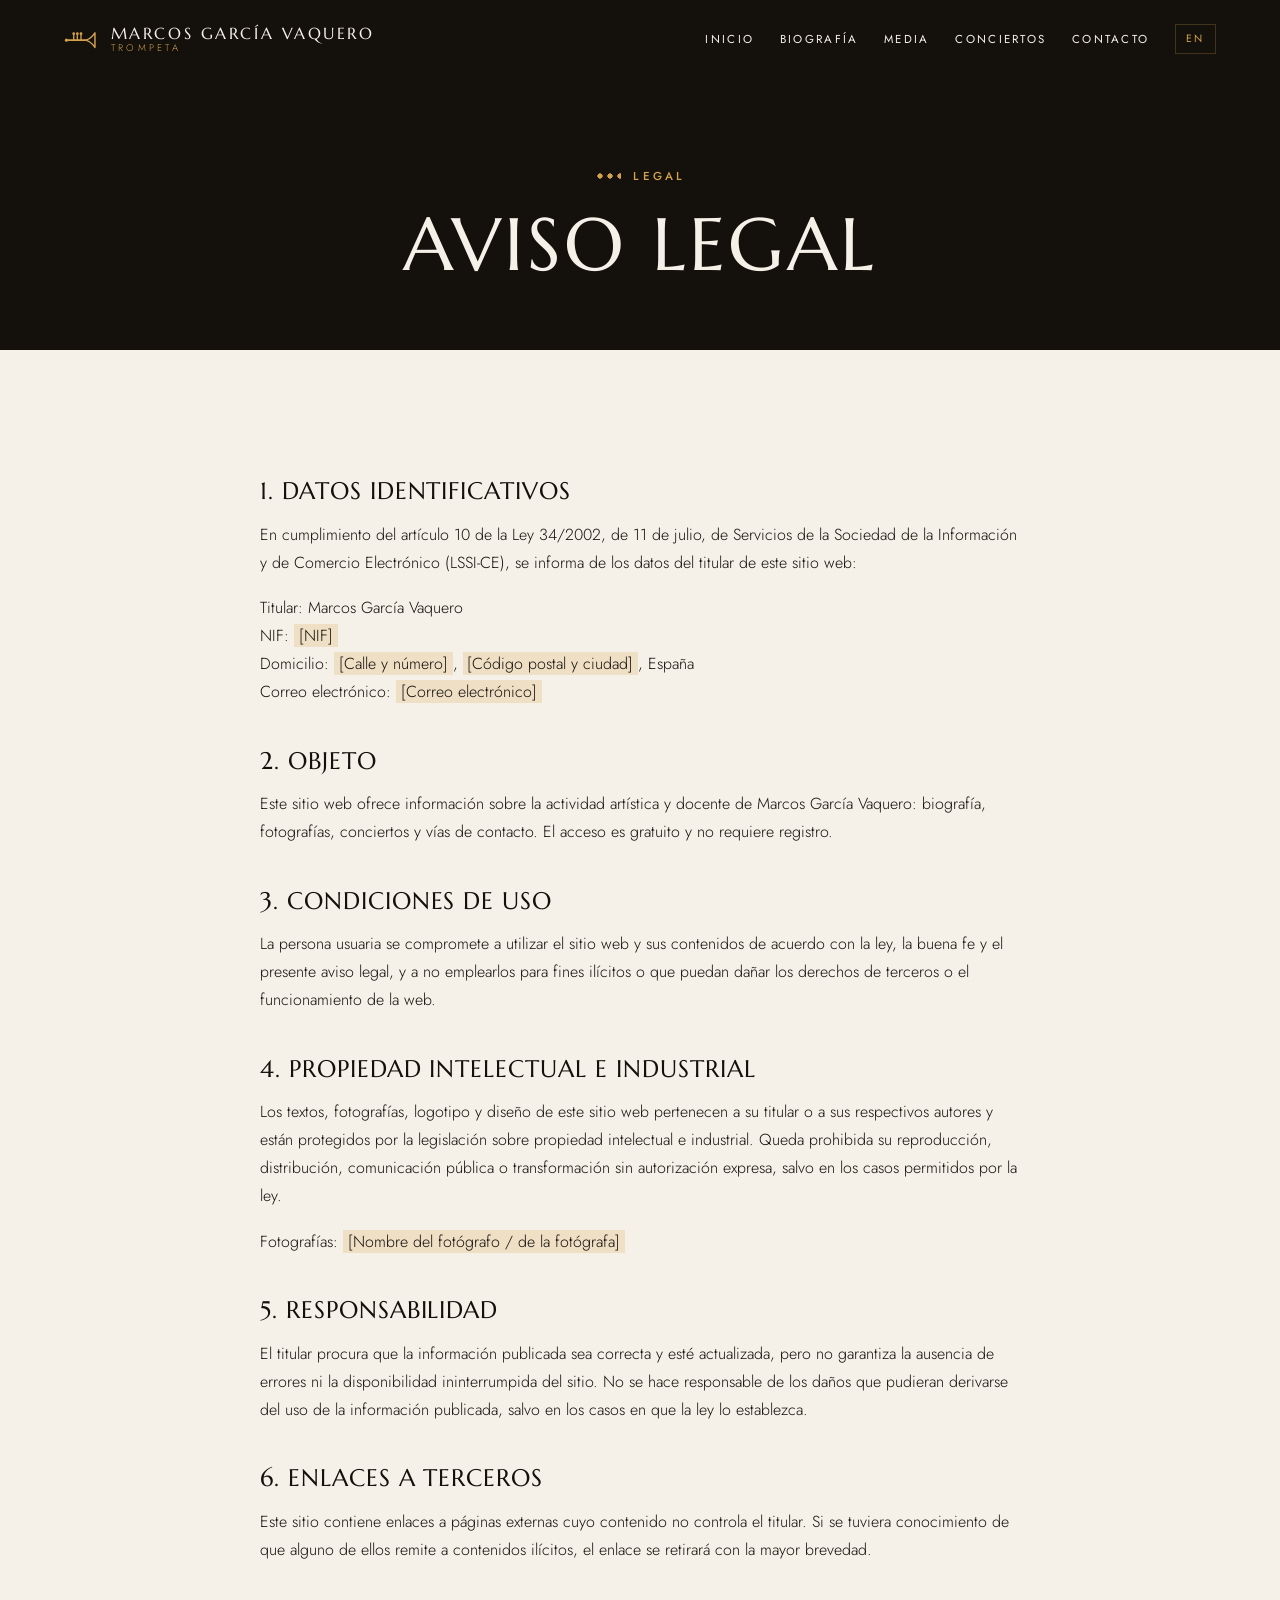
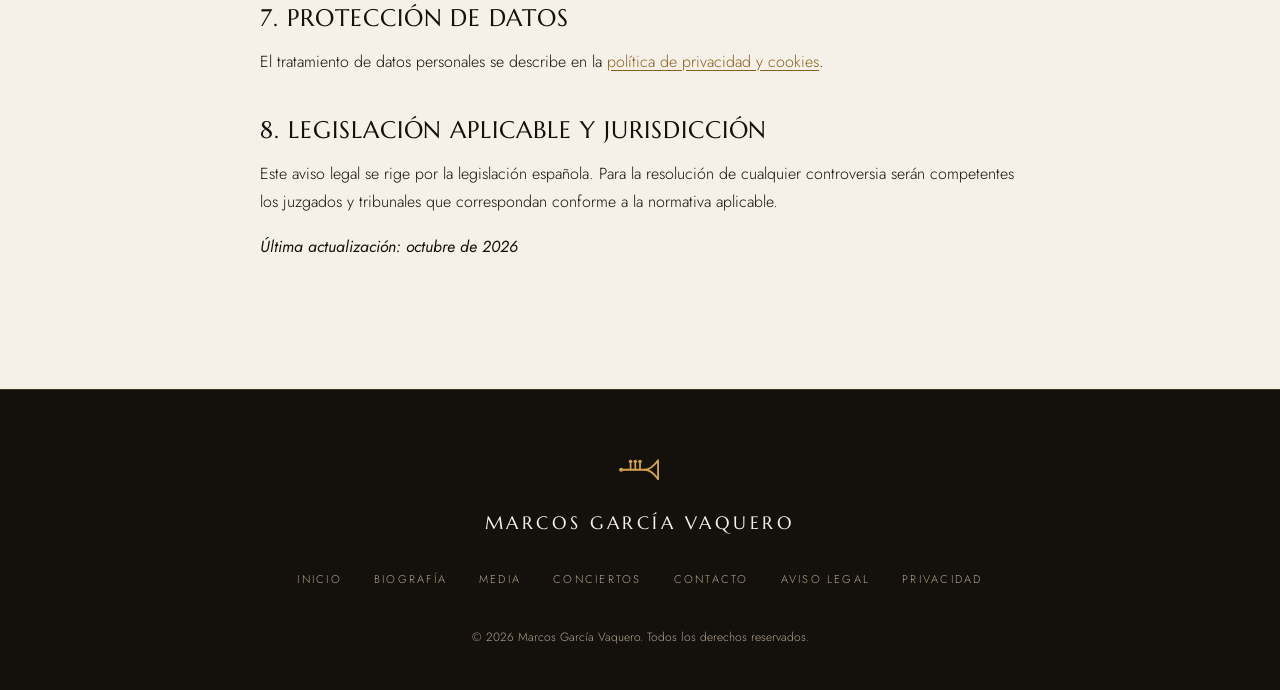
<file: aviso-legal.html>
<!DOCTYPE html>
<html lang="es">
<head>
  <meta charset="UTF-8" />
  <meta name="viewport" content="width=device-width, initial-scale=1.0" />
  <title>Aviso legal — Marcos García Vaquero</title>
  <meta name="description" content="Aviso legal de la web de Marcos García Vaquero." />
  <link rel="alternate" hreflang="es" href="aviso-legal.html" />
  <link rel="alternate" hreflang="en" href="legal-notice.html" />
  <script>document.documentElement.classList.add('js');</script>
  <link rel="icon" href="data:image/svg+xml,%3Csvg xmlns='http://www.w3.org/2000/svg' viewBox='0 0 64 64'%3E%3Crect width='64' height='64' rx='14' fill='%2314100c'/%3E%3Cg fill='none' stroke='%23d4a24c' stroke-linecap='round' stroke-linejoin='round'%3E%3Cpath d='M10 34 H38' stroke-width='3'/%3E%3Cpath d='M38 34 C45 34 50 29 55 22 V46 C50 39 45 34 38 34 Z' stroke-width='2.8'/%3E%3Cpath d='M20 34 V26 M26 34 V26 M32 34 V26' stroke-width='2.6'/%3E%3C/g%3E%3Cg fill='%23d4a24c'%3E%3Ccircle cx='20' cy='23' r='2.8'/%3E%3Ccircle cx='26' cy='23' r='2.8'/%3E%3Ccircle cx='32' cy='23' r='2.8'/%3E%3Ccircle cx='8' cy='34' r='3'/%3E%3C/g%3E%3C/svg%3E" type="image/svg+xml" />
  <link rel="apple-touch-icon" href="apple-touch-icon.png" />
  <link rel="preload" href="marcellus-latin-400-normal.woff2" as="font" type="font/woff2" crossorigin />
  <meta name="theme-color" content="#14100c" />
  <meta property="og:type" content="website" />
  <meta property="og:site_name" content="Marcos García Vaquero" />
  <meta property="og:title" content="Aviso legal — Marcos García Vaquero" />
  <meta property="og:description" content="Aviso legal de la web de Marcos García Vaquero." />
  <meta property="og:image" content="https://drive.google.com/thumbnail?id=1Tcv5avErKaV_IehtCp2mb0XFoDcWus67&sz=w1200" />
  <meta property="og:locale" content="es_ES" />
  <meta name="twitter:card" content="summary_large_image" />
  <link rel="stylesheet" href="style.css" />
</head>
<body>

  <!-- HEADER -->
  <header class="header" id="header">
    <a class="logo" href="index.html" aria-label="Marcos García Vaquero">
      <svg class="logo-mark" viewBox="4 14 56 36" aria-hidden="true"><g fill="none" stroke="currentColor" stroke-linecap="round" stroke-linejoin="round"><path d="M10 34 H38" stroke-width="2.6"/><path d="M38 34 C45 34 50 29 55 22 V46 C50 39 45 34 38 34 Z" stroke-width="2.4"/><path d="M20 34 V26 M26 34 V26 M32 34 V26" stroke-width="2.2"/></g><circle cx="20" cy="23.5" r="2.3" fill="currentColor"/><circle cx="26" cy="23.5" r="2.3" fill="currentColor"/><circle cx="32" cy="23.5" r="2.3" fill="currentColor"/><circle cx="8" cy="34" r="2.6" fill="currentColor"/></svg>
      <span class="logo-text"><span class="logo-name">Marcos García Vaquero</span><span class="logo-sub">Trompeta</span></span>
    </a>
    <button class="menu-toggle" id="menuBtn" aria-label="Abrir o cerrar el menú" aria-expanded="false">
      <span></span>
      <span></span>
      <span></span>
    </button>
    <nav class="nav" id="nav">
      <a href="index.html"><span class="nav-num">01</span>Inicio</a>
      <a href="biografia.html"><span class="nav-num">02</span>Biografía</a>
      <a href="multimedia.html"><span class="nav-num">03</span>Media</a>
      <a href="conciertos.html"><span class="nav-num">04</span>Conciertos</a>
      <a href="index.html#contact"><span class="nav-num">05</span>Contacto</a>
      <a class="nav-lang" href="legal-notice.html" hreflang="en" lang="en" aria-label="English version">EN</a>
    </nav>
  </header>

  <!-- PAGE TITLE -->
  <section class="page-top page-top--short">
    <div>
      <span class="kicker">Legal</span>
      <h1>Aviso legal</h1>
    </div>
  </section>

  <section class="section legal">
    <div class="wrap--narrow">
      <h2>1. Datos identificativos</h2>
      <p>En cumplimiento del artículo 10 de la Ley 34/2002, de 11 de julio, de Servicios de la Sociedad de la Información y de Comercio Electrónico (LSSI-CE), se informa de los datos del titular de este sitio web:</p>
      <p>
        Titular: Marcos García Vaquero<br />
        NIF: <span class="placeholder">[NIF]</span><br />
        Domicilio: <span class="placeholder">[Calle y número]</span>, <span class="placeholder">[Código postal y ciudad]</span>, España<br />
        Correo electrónico: <span class="placeholder">[Correo electrónico]</span>
      </p>

      <h2>2. Objeto</h2>
      <p>Este sitio web ofrece información sobre la actividad artística y docente de Marcos García Vaquero: biografía, fotografías, conciertos y vías de contacto. El acceso es gratuito y no requiere registro.</p>

      <h2>3. Condiciones de uso</h2>
      <p>La persona usuaria se compromete a utilizar el sitio web y sus contenidos de acuerdo con la ley, la buena fe y el presente aviso legal, y a no emplearlos para fines ilícitos o que puedan dañar los derechos de terceros o el funcionamiento de la web.</p>

      <h2>4. Propiedad intelectual e industrial</h2>
      <p>Los textos, fotografías, logotipo y diseño de este sitio web pertenecen a su titular o a sus respectivos autores y están protegidos por la legislación sobre propiedad intelectual e industrial. Queda prohibida su reproducción, distribución, comunicación pública o transformación sin autorización expresa, salvo en los casos permitidos por la ley.</p>
      <p>Fotografías: <span class="placeholder">[Nombre del fotógrafo / de la fotógrafa]</span></p>

      <h2>5. Responsabilidad</h2>
      <p>El titular procura que la información publicada sea correcta y esté actualizada, pero no garantiza la ausencia de errores ni la disponibilidad ininterrumpida del sitio. No se hace responsable de los daños que pudieran derivarse del uso de la información publicada, salvo en los casos en que la ley lo establezca.</p>

      <h2>6. Enlaces a terceros</h2>
      <p>Este sitio contiene enlaces a páginas externas cuyo contenido no controla el titular. Si se tuviera conocimiento de que alguno de ellos remite a contenidos ilícitos, el enlace se retirará con la mayor brevedad.</p>

      <h2>7. Protección de datos</h2>
      <p>El tratamiento de datos personales se describe en la <a href="privacidad.html">política de privacidad y cookies</a>.</p>

      <h2>8. Legislación aplicable y jurisdicción</h2>
      <p>Este aviso legal se rige por la legislación española. Para la resolución de cualquier controversia serán competentes los juzgados y tribunales que correspondan conforme a la normativa aplicable.</p>

      <p><em>Última actualización: octubre de 2026</em></p>
    </div>
  </section>


  <!-- FOOTER -->
  <footer class="footer">
    <svg class="logo-mark" viewBox="4 14 56 36" aria-hidden="true"><g fill="none" stroke="currentColor" stroke-linecap="round" stroke-linejoin="round"><path d="M10 34 H38" stroke-width="2.6"/><path d="M38 34 C45 34 50 29 55 22 V46 C50 39 45 34 38 34 Z" stroke-width="2.4"/><path d="M20 34 V26 M26 34 V26 M32 34 V26" stroke-width="2.2"/></g><circle cx="20" cy="23.5" r="2.3" fill="currentColor"/><circle cx="26" cy="23.5" r="2.3" fill="currentColor"/><circle cx="32" cy="23.5" r="2.3" fill="currentColor"/><circle cx="8" cy="34" r="2.6" fill="currentColor"/></svg>
    <div class="footer-name">Marcos García Vaquero</div>
    <nav class="footer-nav">
      <a href="index.html">Inicio</a>
      <a href="biografia.html">Biografía</a>
      <a href="multimedia.html">Media</a>
      <a href="conciertos.html">Conciertos</a>
      <a href="index.html#contact">Contacto</a>
      <a href="aviso-legal.html">Aviso legal</a>
      <a href="privacidad.html">Privacidad</a>
    </nav>
    <small class="footer-copy">&copy; <span id="year"></span> Marcos García Vaquero. Todos los derechos reservados.</small>
  </footer>

  <!-- COOKIE BANNER (only shown on pages that embed YouTube videos) -->
  <div class="cookie-banner" id="cookieBanner" role="dialog" aria-label="Consentimiento de cookies" style="display:none;">
    <p>Esta web solo utiliza cookies cuando reproduces un vídeo de YouTube. <a href="privacidad.html">Política de privacidad</a></p>
    <div class="cookie-actions">
      <button class="btn btn--solid btn--sm" type="button" onclick="acceptCookies()">Aceptar</button>
      <button class="btn btn--ghost btn--sm" type="button" onclick="rejectCookies()">Rechazar</button>
    </div>
  </div>

  <script src="site.js"></script>
  <script src="effects.js" defer></script>
</body>
</html>
</file>
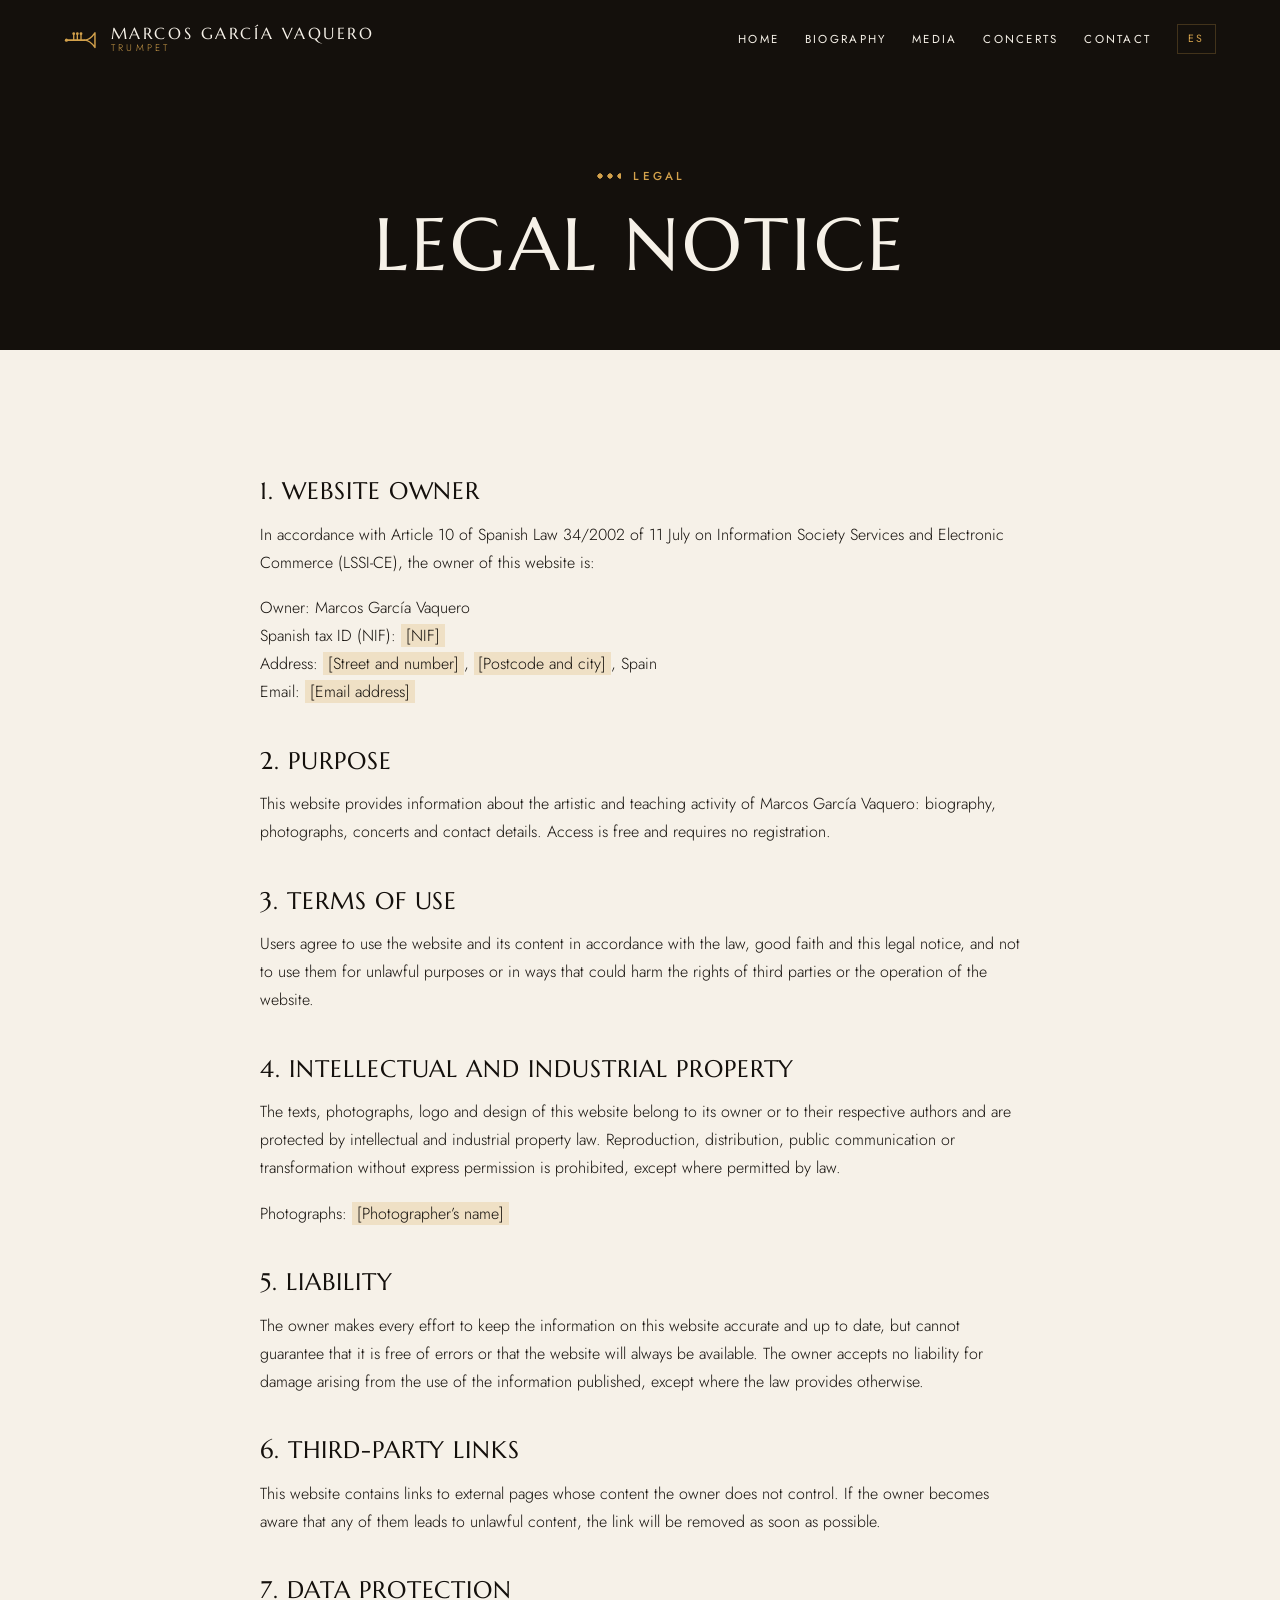
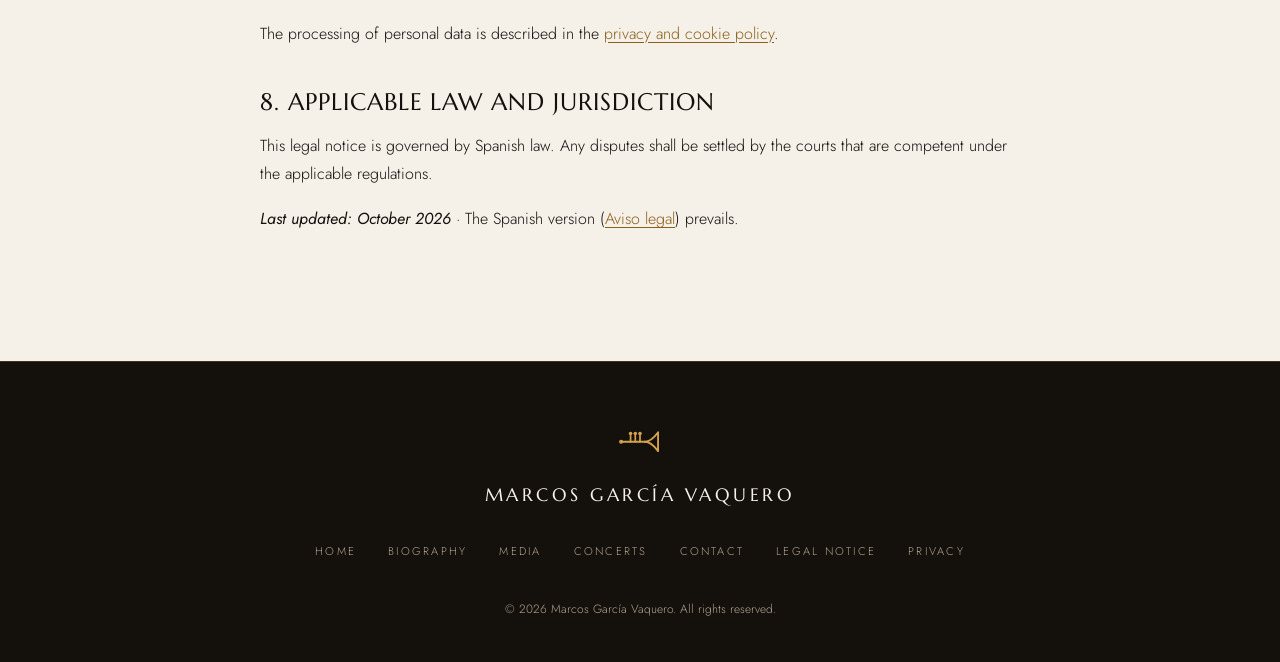
<file: legal-notice.html>
<!DOCTYPE html>
<html lang="en">
<head>
  <meta charset="UTF-8" />
  <meta name="viewport" content="width=device-width, initial-scale=1.0" />
  <title>Legal notice — Marcos García Vaquero</title>
  <meta name="description" content="Legal notice of Marcos García Vaquero’s website." />
  <link rel="alternate" hreflang="es" href="aviso-legal.html" />
  <link rel="alternate" hreflang="en" href="legal-notice.html" />
  <script>document.documentElement.classList.add('js');</script>
  <link rel="icon" href="data:image/svg+xml,%3Csvg xmlns='http://www.w3.org/2000/svg' viewBox='0 0 64 64'%3E%3Crect width='64' height='64' rx='14' fill='%2314100c'/%3E%3Cg fill='none' stroke='%23d4a24c' stroke-linecap='round' stroke-linejoin='round'%3E%3Cpath d='M10 34 H38' stroke-width='3'/%3E%3Cpath d='M38 34 C45 34 50 29 55 22 V46 C50 39 45 34 38 34 Z' stroke-width='2.8'/%3E%3Cpath d='M20 34 V26 M26 34 V26 M32 34 V26' stroke-width='2.6'/%3E%3C/g%3E%3Cg fill='%23d4a24c'%3E%3Ccircle cx='20' cy='23' r='2.8'/%3E%3Ccircle cx='26' cy='23' r='2.8'/%3E%3Ccircle cx='32' cy='23' r='2.8'/%3E%3Ccircle cx='8' cy='34' r='3'/%3E%3C/g%3E%3C/svg%3E" type="image/svg+xml" />
  <link rel="apple-touch-icon" href="apple-touch-icon.png" />
  <link rel="preload" href="marcellus-latin-400-normal.woff2" as="font" type="font/woff2" crossorigin />
  <meta name="theme-color" content="#14100c" />
  <meta property="og:type" content="website" />
  <meta property="og:site_name" content="Marcos García Vaquero" />
  <meta property="og:title" content="Legal notice — Marcos García Vaquero" />
  <meta property="og:description" content="Legal notice of Marcos García Vaquero’s website." />
  <meta property="og:image" content="https://drive.google.com/thumbnail?id=1Tcv5avErKaV_IehtCp2mb0XFoDcWus67&sz=w1200" />
  <meta property="og:locale" content="en_GB" />
  <meta name="twitter:card" content="summary_large_image" />
  <link rel="stylesheet" href="style.css" />
</head>
<body>

  <!-- HEADER -->
  <header class="header" id="header">
    <a class="logo" href="en.html" aria-label="Marcos García Vaquero">
      <svg class="logo-mark" viewBox="4 14 56 36" aria-hidden="true"><g fill="none" stroke="currentColor" stroke-linecap="round" stroke-linejoin="round"><path d="M10 34 H38" stroke-width="2.6"/><path d="M38 34 C45 34 50 29 55 22 V46 C50 39 45 34 38 34 Z" stroke-width="2.4"/><path d="M20 34 V26 M26 34 V26 M32 34 V26" stroke-width="2.2"/></g><circle cx="20" cy="23.5" r="2.3" fill="currentColor"/><circle cx="26" cy="23.5" r="2.3" fill="currentColor"/><circle cx="32" cy="23.5" r="2.3" fill="currentColor"/><circle cx="8" cy="34" r="2.6" fill="currentColor"/></svg>
      <span class="logo-text"><span class="logo-name">Marcos García Vaquero</span><span class="logo-sub">Trumpet</span></span>
    </a>
    <button class="menu-toggle" id="menuBtn" aria-label="Toggle navigation" aria-expanded="false">
      <span></span>
      <span></span>
      <span></span>
    </button>
    <nav class="nav" id="nav">
      <a href="en.html"><span class="nav-num">01</span>Home</a>
      <a href="biography.html"><span class="nav-num">02</span>Biography</a>
      <a href="media.html"><span class="nav-num">03</span>Media</a>
      <a href="concerts.html"><span class="nav-num">04</span>Concerts</a>
      <a href="en.html#contact"><span class="nav-num">05</span>Contact</a>
      <a class="nav-lang" href="aviso-legal.html" hreflang="es" lang="es" aria-label="Versión en español">ES</a>
    </nav>
  </header>

  <!-- PAGE TITLE -->
  <section class="page-top page-top--short">
    <div>
      <span class="kicker">Legal</span>
      <h1>Legal notice</h1>
    </div>
  </section>

  <section class="section legal">
    <div class="wrap--narrow">
      <h2>1. Website owner</h2>
      <p>In accordance with Article 10 of Spanish Law 34/2002 of 11 July on Information Society Services and Electronic Commerce (LSSI-CE), the owner of this website is:</p>
      <p>
        Owner: Marcos García Vaquero<br />
        Spanish tax ID (NIF): <span class="placeholder">[NIF]</span><br />
        Address: <span class="placeholder">[Street and number]</span>, <span class="placeholder">[Postcode and city]</span>, Spain<br />
        Email: <span class="placeholder">[Email address]</span>
      </p>

      <h2>2. Purpose</h2>
      <p>This website provides information about the artistic and teaching activity of Marcos García Vaquero: biography, photographs, concerts and contact details. Access is free and requires no registration.</p>

      <h2>3. Terms of use</h2>
      <p>Users agree to use the website and its content in accordance with the law, good faith and this legal notice, and not to use them for unlawful purposes or in ways that could harm the rights of third parties or the operation of the website.</p>

      <h2>4. Intellectual and industrial property</h2>
      <p>The texts, photographs, logo and design of this website belong to its owner or to their respective authors and are protected by intellectual and industrial property law. Reproduction, distribution, public communication or transformation without express permission is prohibited, except where permitted by law.</p>
      <p>Photographs: <span class="placeholder">[Photographer’s name]</span></p>

      <h2>5. Liability</h2>
      <p>The owner makes every effort to keep the information on this website accurate and up to date, but cannot guarantee that it is free of errors or that the website will always be available. The owner accepts no liability for damage arising from the use of the information published, except where the law provides otherwise.</p>

      <h2>6. Third-party links</h2>
      <p>This website contains links to external pages whose content the owner does not control. If the owner becomes aware that any of them leads to unlawful content, the link will be removed as soon as possible.</p>

      <h2>7. Data protection</h2>
      <p>The processing of personal data is described in the <a href="privacy.html">privacy and cookie policy</a>.</p>

      <h2>8. Applicable law and jurisdiction</h2>
      <p>This legal notice is governed by Spanish law. Any disputes shall be settled by the courts that are competent under the applicable regulations.</p>

      <p><em>Last updated: October 2026</em> · The Spanish version (<a href="aviso-legal.html">Aviso legal</a>) prevails.</p>
    </div>
  </section>


  <!-- FOOTER -->
  <footer class="footer">
    <svg class="logo-mark" viewBox="4 14 56 36" aria-hidden="true"><g fill="none" stroke="currentColor" stroke-linecap="round" stroke-linejoin="round"><path d="M10 34 H38" stroke-width="2.6"/><path d="M38 34 C45 34 50 29 55 22 V46 C50 39 45 34 38 34 Z" stroke-width="2.4"/><path d="M20 34 V26 M26 34 V26 M32 34 V26" stroke-width="2.2"/></g><circle cx="20" cy="23.5" r="2.3" fill="currentColor"/><circle cx="26" cy="23.5" r="2.3" fill="currentColor"/><circle cx="32" cy="23.5" r="2.3" fill="currentColor"/><circle cx="8" cy="34" r="2.6" fill="currentColor"/></svg>
    <div class="footer-name">Marcos García Vaquero</div>
    <nav class="footer-nav">
      <a href="en.html">Home</a>
      <a href="biography.html">Biography</a>
      <a href="media.html">Media</a>
      <a href="concerts.html">Concerts</a>
      <a href="en.html#contact">Contact</a>
      <a href="legal-notice.html">Legal notice</a>
      <a href="privacy.html">Privacy</a>
    </nav>
    <small class="footer-copy">&copy; <span id="year"></span> Marcos García Vaquero. All rights reserved.</small>
  </footer>

  <!-- COOKIE BANNER (only shown on pages that embed YouTube videos) -->
  <div class="cookie-banner" id="cookieBanner" role="dialog" aria-label="Cookie consent" style="display:none;">
    <p>This website only uses cookies when you play an embedded YouTube video. <a href="privacy.html">Privacy policy</a></p>
    <div class="cookie-actions">
      <button class="btn btn--solid btn--sm" type="button" onclick="acceptCookies()">Accept</button>
      <button class="btn btn--ghost btn--sm" type="button" onclick="rejectCookies()">Reject</button>
    </div>
  </div>

  <script src="site.js"></script>
  <script src="effects.js" defer></script>
</body>
</html>
</file>
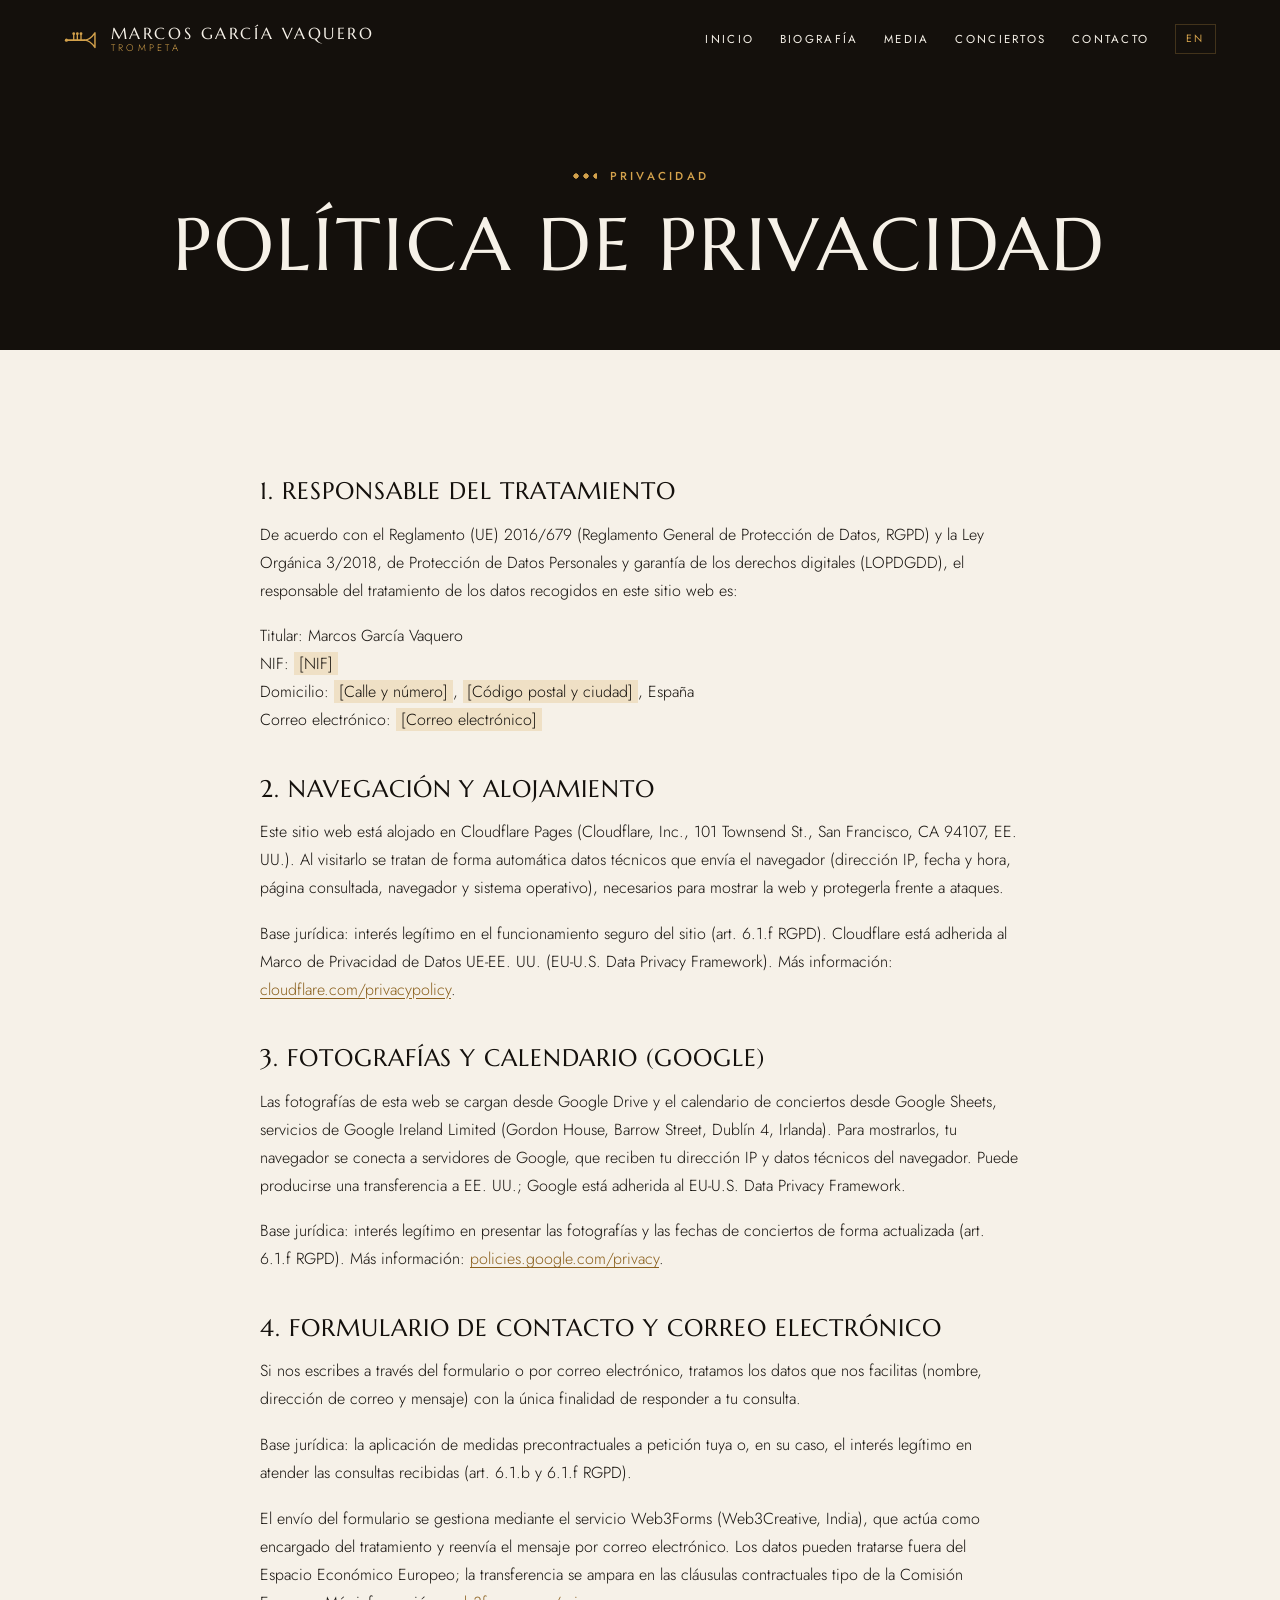
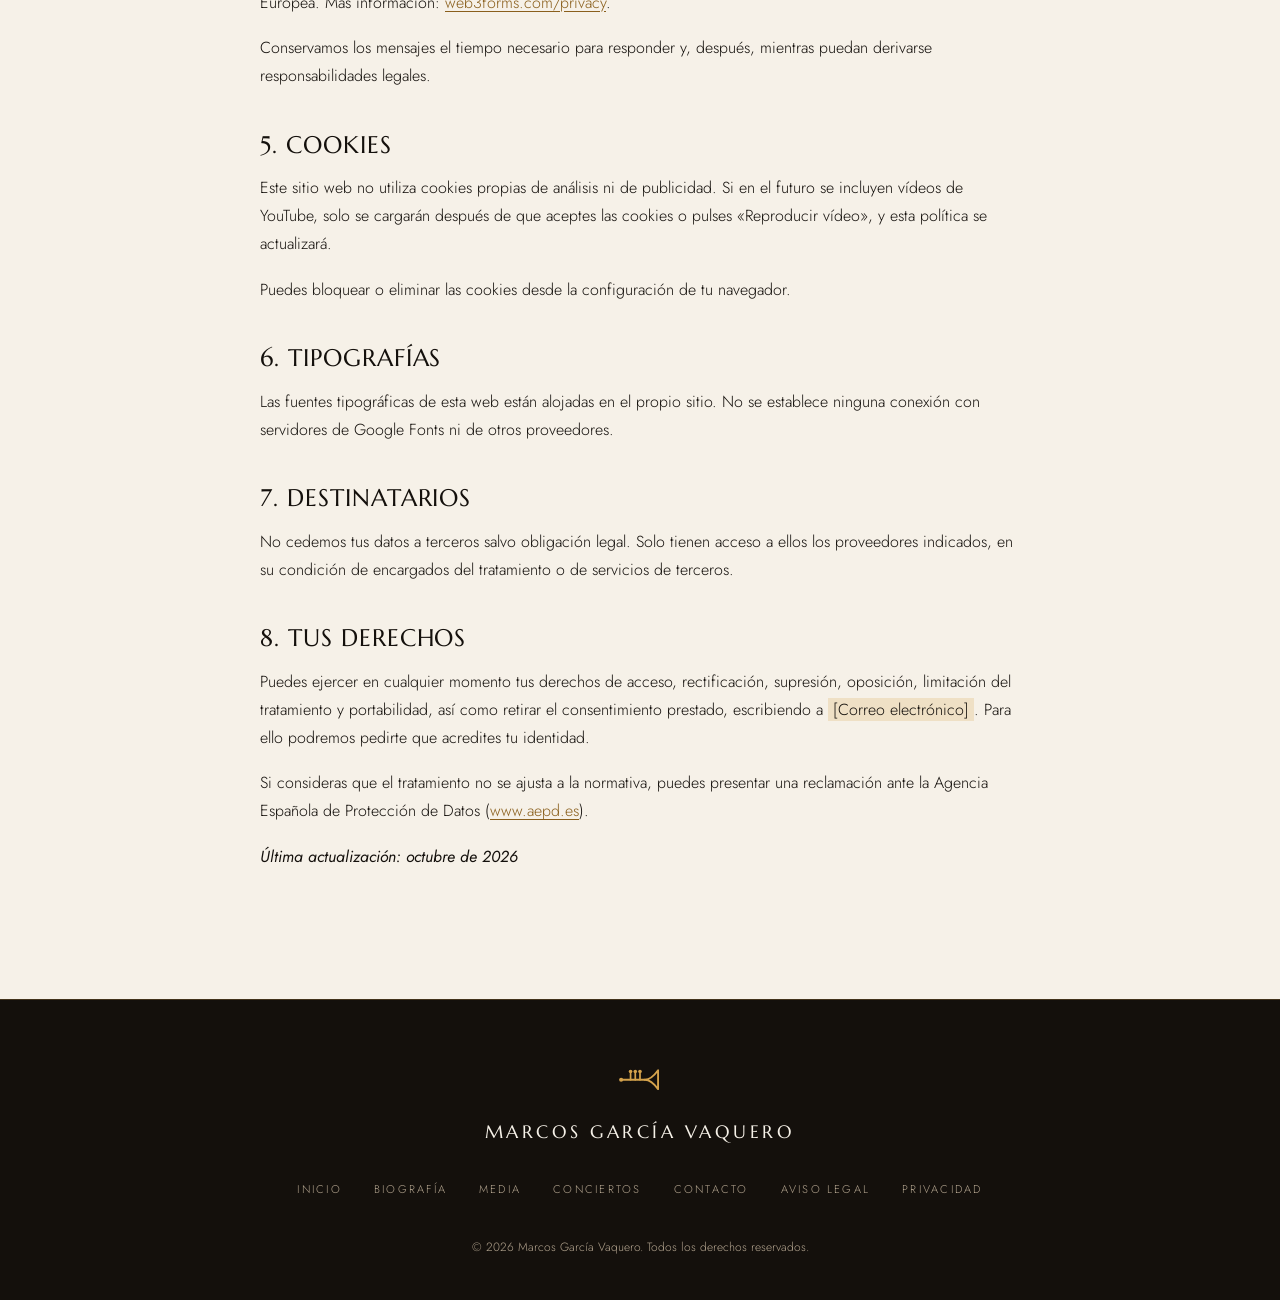
<file: privacidad.html>
<!DOCTYPE html>
<html lang="es">
<head>
  <meta charset="UTF-8" />
  <meta name="viewport" content="width=device-width, initial-scale=1.0" />
  <title>Política de privacidad y cookies — Marcos García Vaquero</title>
  <meta name="description" content="Política de privacidad y cookies de la web de Marcos García Vaquero." />
  <link rel="alternate" hreflang="es" href="privacidad.html" />
  <link rel="alternate" hreflang="en" href="privacy.html" />
  <script>document.documentElement.classList.add('js');</script>
  <link rel="icon" href="data:image/svg+xml,%3Csvg xmlns='http://www.w3.org/2000/svg' viewBox='0 0 64 64'%3E%3Crect width='64' height='64' rx='14' fill='%2314100c'/%3E%3Cg fill='none' stroke='%23d4a24c' stroke-linecap='round' stroke-linejoin='round'%3E%3Cpath d='M10 34 H38' stroke-width='3'/%3E%3Cpath d='M38 34 C45 34 50 29 55 22 V46 C50 39 45 34 38 34 Z' stroke-width='2.8'/%3E%3Cpath d='M20 34 V26 M26 34 V26 M32 34 V26' stroke-width='2.6'/%3E%3C/g%3E%3Cg fill='%23d4a24c'%3E%3Ccircle cx='20' cy='23' r='2.8'/%3E%3Ccircle cx='26' cy='23' r='2.8'/%3E%3Ccircle cx='32' cy='23' r='2.8'/%3E%3Ccircle cx='8' cy='34' r='3'/%3E%3C/g%3E%3C/svg%3E" type="image/svg+xml" />
  <link rel="apple-touch-icon" href="apple-touch-icon.png" />
  <link rel="preload" href="marcellus-latin-400-normal.woff2" as="font" type="font/woff2" crossorigin />
  <meta name="theme-color" content="#14100c" />
  <meta property="og:type" content="website" />
  <meta property="og:site_name" content="Marcos García Vaquero" />
  <meta property="og:title" content="Política de privacidad y cookies — Marcos García Vaquero" />
  <meta property="og:description" content="Política de privacidad y cookies de la web de Marcos García Vaquero." />
  <meta property="og:image" content="https://drive.google.com/thumbnail?id=1Tcv5avErKaV_IehtCp2mb0XFoDcWus67&sz=w1200" />
  <meta property="og:locale" content="es_ES" />
  <meta name="twitter:card" content="summary_large_image" />
  <link rel="stylesheet" href="style.css" />
</head>
<body>

  <!-- HEADER -->
  <header class="header" id="header">
    <a class="logo" href="index.html" aria-label="Marcos García Vaquero">
      <svg class="logo-mark" viewBox="4 14 56 36" aria-hidden="true"><g fill="none" stroke="currentColor" stroke-linecap="round" stroke-linejoin="round"><path d="M10 34 H38" stroke-width="2.6"/><path d="M38 34 C45 34 50 29 55 22 V46 C50 39 45 34 38 34 Z" stroke-width="2.4"/><path d="M20 34 V26 M26 34 V26 M32 34 V26" stroke-width="2.2"/></g><circle cx="20" cy="23.5" r="2.3" fill="currentColor"/><circle cx="26" cy="23.5" r="2.3" fill="currentColor"/><circle cx="32" cy="23.5" r="2.3" fill="currentColor"/><circle cx="8" cy="34" r="2.6" fill="currentColor"/></svg>
      <span class="logo-text"><span class="logo-name">Marcos García Vaquero</span><span class="logo-sub">Trompeta</span></span>
    </a>
    <button class="menu-toggle" id="menuBtn" aria-label="Abrir o cerrar el menú" aria-expanded="false">
      <span></span>
      <span></span>
      <span></span>
    </button>
    <nav class="nav" id="nav">
      <a href="index.html"><span class="nav-num">01</span>Inicio</a>
      <a href="biografia.html"><span class="nav-num">02</span>Biografía</a>
      <a href="multimedia.html"><span class="nav-num">03</span>Media</a>
      <a href="conciertos.html"><span class="nav-num">04</span>Conciertos</a>
      <a href="index.html#contact"><span class="nav-num">05</span>Contacto</a>
      <a class="nav-lang" href="privacy.html" hreflang="en" lang="en" aria-label="English version">EN</a>
    </nav>
  </header>

  <!-- PAGE TITLE -->
  <section class="page-top page-top--short">
    <div>
      <span class="kicker">Privacidad</span>
      <h1>Política de privacidad</h1>
    </div>
  </section>

  <section class="section legal">
    <div class="wrap--narrow">
      <h2>1. Responsable del tratamiento</h2>
      <p>De acuerdo con el Reglamento (UE) 2016/679 (Reglamento General de Protección de Datos, RGPD) y la Ley Orgánica 3/2018, de Protección de Datos Personales y garantía de los derechos digitales (LOPDGDD), el responsable del tratamiento de los datos recogidos en este sitio web es:</p>
      <p>
        Titular: Marcos García Vaquero<br />
        NIF: <span class="placeholder">[NIF]</span><br />
        Domicilio: <span class="placeholder">[Calle y número]</span>, <span class="placeholder">[Código postal y ciudad]</span>, España<br />
        Correo electrónico: <span class="placeholder">[Correo electrónico]</span>
      </p>

      <h2>2. Navegación y alojamiento</h2>
      <p>Este sitio web está alojado en Cloudflare Pages (Cloudflare, Inc., 101 Townsend St., San Francisco, CA 94107, EE. UU.). Al visitarlo se tratan de forma automática datos técnicos que envía el navegador (dirección IP, fecha y hora, página consultada, navegador y sistema operativo), necesarios para mostrar la web y protegerla frente a ataques.</p>
      <p>Base jurídica: interés legítimo en el funcionamiento seguro del sitio (art. 6.1.f RGPD). Cloudflare está adherida al Marco de Privacidad de Datos UE-EE. UU. (EU-U.S. Data Privacy Framework). Más información: <a href="https://www.cloudflare.com/privacypolicy/" target="_blank" rel="noopener noreferrer">cloudflare.com/privacypolicy</a>.</p>

      <h2>3. Fotografías y calendario (Google)</h2>
      <p>Las fotografías de esta web se cargan desde Google Drive y el calendario de conciertos desde Google Sheets, servicios de Google Ireland Limited (Gordon House, Barrow Street, Dublín 4, Irlanda). Para mostrarlos, tu navegador se conecta a servidores de Google, que reciben tu dirección IP y datos técnicos del navegador. Puede producirse una transferencia a EE. UU.; Google está adherida al EU-U.S. Data Privacy Framework.</p>
      <p>Base jurídica: interés legítimo en presentar las fotografías y las fechas de conciertos de forma actualizada (art. 6.1.f RGPD). Más información: <a href="https://policies.google.com/privacy" target="_blank" rel="noopener noreferrer">policies.google.com/privacy</a>.</p>

      <h2>4. Formulario de contacto y correo electrónico</h2>
      <p>Si nos escribes a través del formulario o por correo electrónico, tratamos los datos que nos facilitas (nombre, dirección de correo y mensaje) con la única finalidad de responder a tu consulta.</p>
      <p>Base jurídica: la aplicación de medidas precontractuales a petición tuya o, en su caso, el interés legítimo en atender las consultas recibidas (art. 6.1.b y 6.1.f RGPD).</p>
      <p>El envío del formulario se gestiona mediante el servicio Web3Forms (Web3Creative, India), que actúa como encargado del tratamiento y reenvía el mensaje por correo electrónico. Los datos pueden tratarse fuera del Espacio Económico Europeo; la transferencia se ampara en las cláusulas contractuales tipo de la Comisión Europea. Más información: <a href="https://web3forms.com/privacy" target="_blank" rel="noopener noreferrer">web3forms.com/privacy</a>.</p>
      <p>Conservamos los mensajes el tiempo necesario para responder y, después, mientras puedan derivarse responsabilidades legales.</p>

      <h2>5. Cookies</h2>
      <p>Este sitio web no utiliza cookies propias de análisis ni de publicidad. Si en el futuro se incluyen vídeos de YouTube, solo se cargarán después de que aceptes las cookies o pulses «Reproducir vídeo», y esta política se actualizará.</p>
      <p>Puedes bloquear o eliminar las cookies desde la configuración de tu navegador.</p>

      <h2>6. Tipografías</h2>
      <p>Las fuentes tipográficas de esta web están alojadas en el propio sitio. No se establece ninguna conexión con servidores de Google Fonts ni de otros proveedores.</p>

      <h2>7. Destinatarios</h2>
      <p>No cedemos tus datos a terceros salvo obligación legal. Solo tienen acceso a ellos los proveedores indicados, en su condición de encargados del tratamiento o de servicios de terceros.</p>

      <h2>8. Tus derechos</h2>
      <p>Puedes ejercer en cualquier momento tus derechos de acceso, rectificación, supresión, oposición, limitación del tratamiento y portabilidad, así como retirar el consentimiento prestado, escribiendo a <span class="placeholder">[Correo electrónico]</span>. Para ello podremos pedirte que acredites tu identidad.</p>
      <p>Si consideras que el tratamiento no se ajusta a la normativa, puedes presentar una reclamación ante la Agencia Española de Protección de Datos (<a href="https://www.aepd.es" target="_blank" rel="noopener noreferrer">www.aepd.es</a>).</p>

      <p><em>Última actualización: octubre de 2026</em></p>
    </div>
  </section>


  <!-- FOOTER -->
  <footer class="footer">
    <svg class="logo-mark" viewBox="4 14 56 36" aria-hidden="true"><g fill="none" stroke="currentColor" stroke-linecap="round" stroke-linejoin="round"><path d="M10 34 H38" stroke-width="2.6"/><path d="M38 34 C45 34 50 29 55 22 V46 C50 39 45 34 38 34 Z" stroke-width="2.4"/><path d="M20 34 V26 M26 34 V26 M32 34 V26" stroke-width="2.2"/></g><circle cx="20" cy="23.5" r="2.3" fill="currentColor"/><circle cx="26" cy="23.5" r="2.3" fill="currentColor"/><circle cx="32" cy="23.5" r="2.3" fill="currentColor"/><circle cx="8" cy="34" r="2.6" fill="currentColor"/></svg>
    <div class="footer-name">Marcos García Vaquero</div>
    <nav class="footer-nav">
      <a href="index.html">Inicio</a>
      <a href="biografia.html">Biografía</a>
      <a href="multimedia.html">Media</a>
      <a href="conciertos.html">Conciertos</a>
      <a href="index.html#contact">Contacto</a>
      <a href="aviso-legal.html">Aviso legal</a>
      <a href="privacidad.html">Privacidad</a>
    </nav>
    <small class="footer-copy">&copy; <span id="year"></span> Marcos García Vaquero. Todos los derechos reservados.</small>
  </footer>

  <!-- COOKIE BANNER (only shown on pages that embed YouTube videos) -->
  <div class="cookie-banner" id="cookieBanner" role="dialog" aria-label="Consentimiento de cookies" style="display:none;">
    <p>Esta web solo utiliza cookies cuando reproduces un vídeo de YouTube. <a href="privacidad.html">Política de privacidad</a></p>
    <div class="cookie-actions">
      <button class="btn btn--solid btn--sm" type="button" onclick="acceptCookies()">Aceptar</button>
      <button class="btn btn--ghost btn--sm" type="button" onclick="rejectCookies()">Rechazar</button>
    </div>
  </div>

  <script src="site.js"></script>
  <script src="effects.js" defer></script>
</body>
</html>
</file>
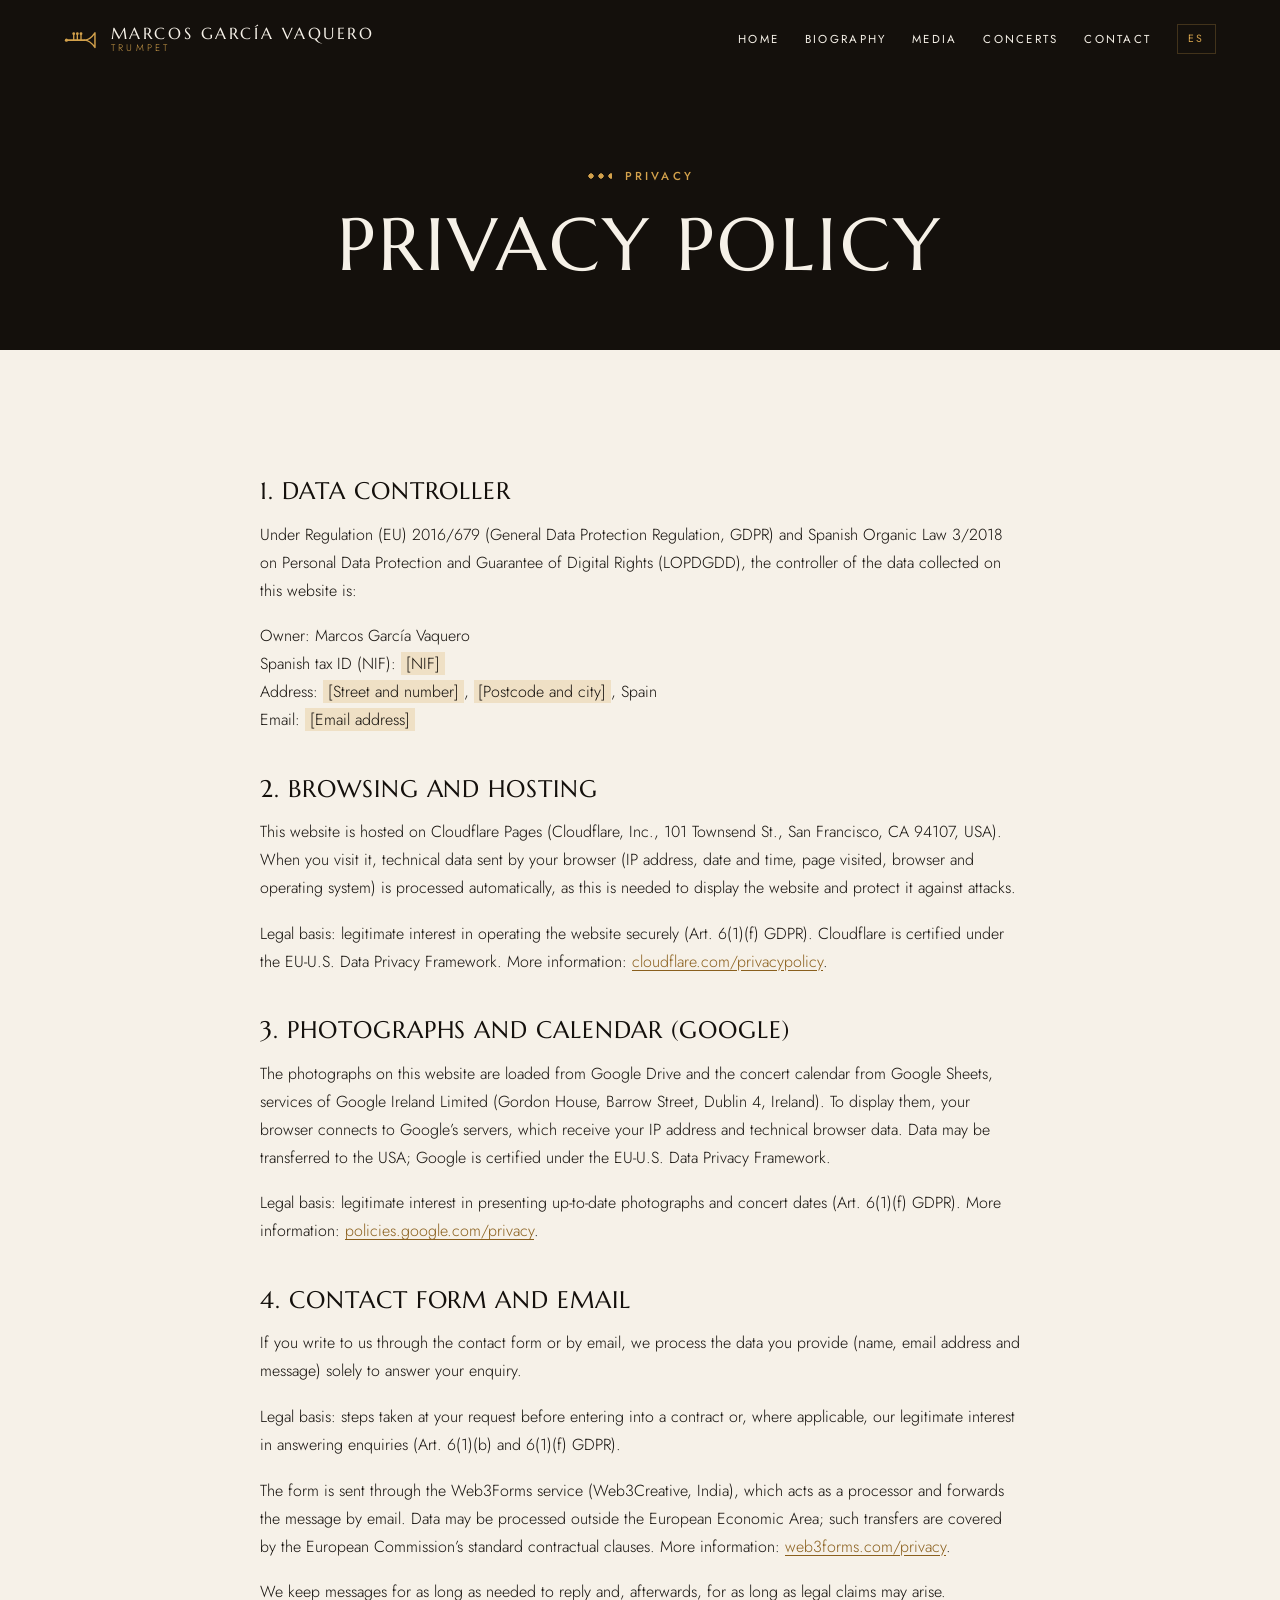
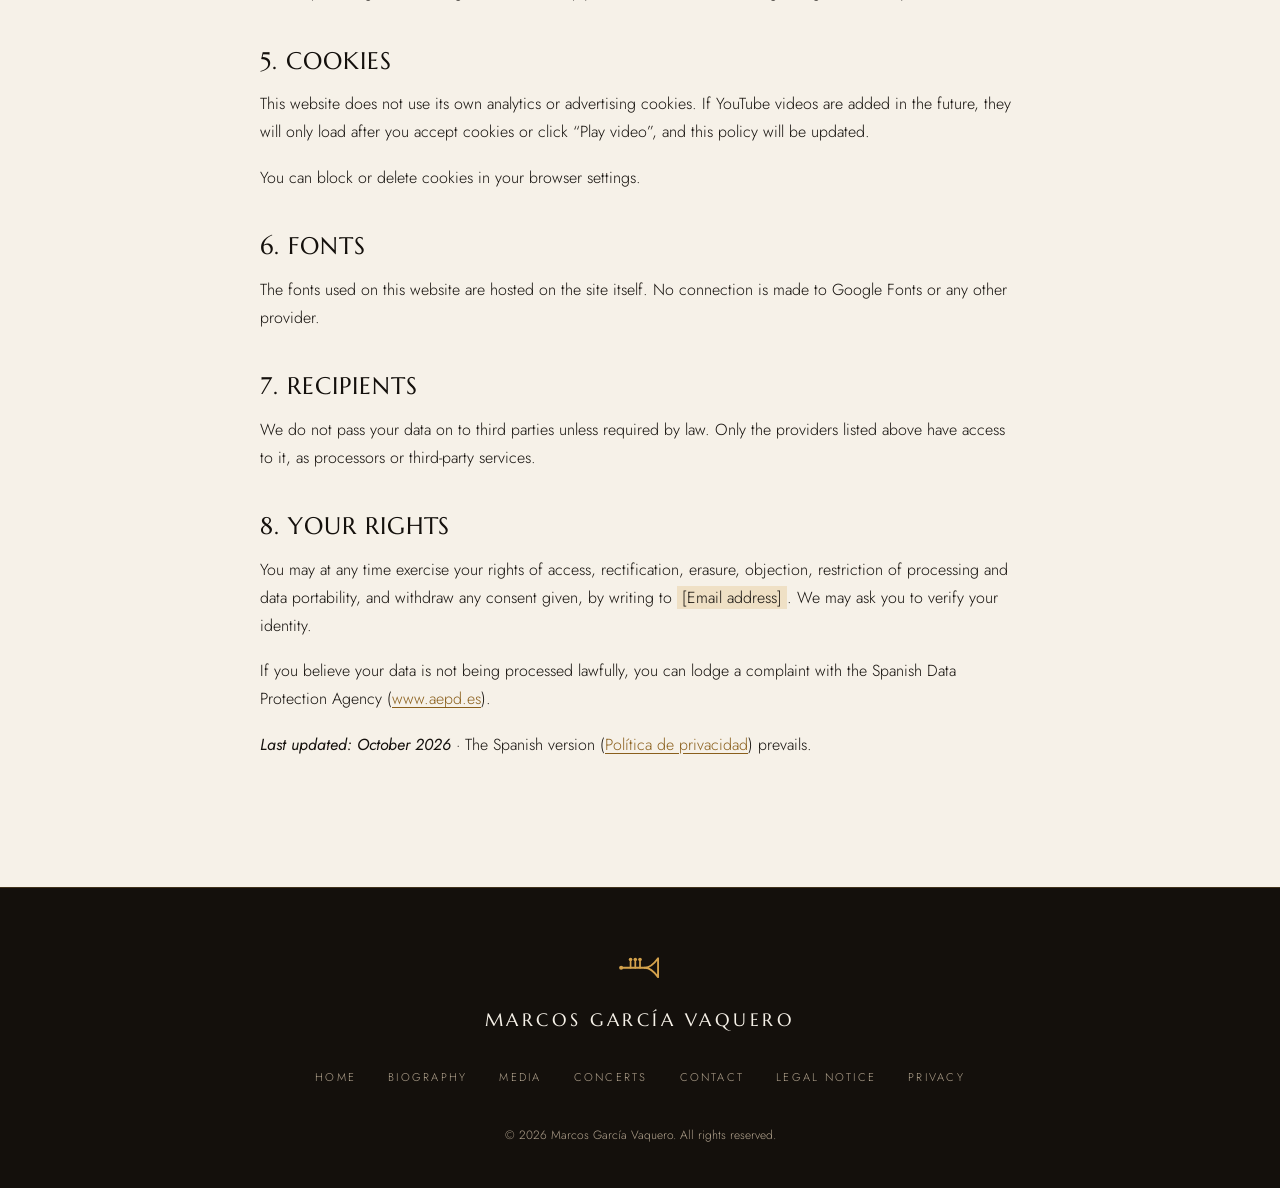
<file: privacy.html>
<!DOCTYPE html>
<html lang="en">
<head>
  <meta charset="UTF-8" />
  <meta name="viewport" content="width=device-width, initial-scale=1.0" />
  <title>Privacy and cookie policy — Marcos García Vaquero</title>
  <meta name="description" content="Privacy and cookie policy of Marcos García Vaquero’s website." />
  <link rel="alternate" hreflang="es" href="privacidad.html" />
  <link rel="alternate" hreflang="en" href="privacy.html" />
  <script>document.documentElement.classList.add('js');</script>
  <link rel="icon" href="data:image/svg+xml,%3Csvg xmlns='http://www.w3.org/2000/svg' viewBox='0 0 64 64'%3E%3Crect width='64' height='64' rx='14' fill='%2314100c'/%3E%3Cg fill='none' stroke='%23d4a24c' stroke-linecap='round' stroke-linejoin='round'%3E%3Cpath d='M10 34 H38' stroke-width='3'/%3E%3Cpath d='M38 34 C45 34 50 29 55 22 V46 C50 39 45 34 38 34 Z' stroke-width='2.8'/%3E%3Cpath d='M20 34 V26 M26 34 V26 M32 34 V26' stroke-width='2.6'/%3E%3C/g%3E%3Cg fill='%23d4a24c'%3E%3Ccircle cx='20' cy='23' r='2.8'/%3E%3Ccircle cx='26' cy='23' r='2.8'/%3E%3Ccircle cx='32' cy='23' r='2.8'/%3E%3Ccircle cx='8' cy='34' r='3'/%3E%3C/g%3E%3C/svg%3E" type="image/svg+xml" />
  <link rel="apple-touch-icon" href="apple-touch-icon.png" />
  <link rel="preload" href="marcellus-latin-400-normal.woff2" as="font" type="font/woff2" crossorigin />
  <meta name="theme-color" content="#14100c" />
  <meta property="og:type" content="website" />
  <meta property="og:site_name" content="Marcos García Vaquero" />
  <meta property="og:title" content="Privacy and cookie policy — Marcos García Vaquero" />
  <meta property="og:description" content="Privacy and cookie policy of Marcos García Vaquero’s website." />
  <meta property="og:image" content="https://drive.google.com/thumbnail?id=1Tcv5avErKaV_IehtCp2mb0XFoDcWus67&sz=w1200" />
  <meta property="og:locale" content="en_GB" />
  <meta name="twitter:card" content="summary_large_image" />
  <link rel="stylesheet" href="style.css" />
</head>
<body>

  <!-- HEADER -->
  <header class="header" id="header">
    <a class="logo" href="en.html" aria-label="Marcos García Vaquero">
      <svg class="logo-mark" viewBox="4 14 56 36" aria-hidden="true"><g fill="none" stroke="currentColor" stroke-linecap="round" stroke-linejoin="round"><path d="M10 34 H38" stroke-width="2.6"/><path d="M38 34 C45 34 50 29 55 22 V46 C50 39 45 34 38 34 Z" stroke-width="2.4"/><path d="M20 34 V26 M26 34 V26 M32 34 V26" stroke-width="2.2"/></g><circle cx="20" cy="23.5" r="2.3" fill="currentColor"/><circle cx="26" cy="23.5" r="2.3" fill="currentColor"/><circle cx="32" cy="23.5" r="2.3" fill="currentColor"/><circle cx="8" cy="34" r="2.6" fill="currentColor"/></svg>
      <span class="logo-text"><span class="logo-name">Marcos García Vaquero</span><span class="logo-sub">Trumpet</span></span>
    </a>
    <button class="menu-toggle" id="menuBtn" aria-label="Toggle navigation" aria-expanded="false">
      <span></span>
      <span></span>
      <span></span>
    </button>
    <nav class="nav" id="nav">
      <a href="en.html"><span class="nav-num">01</span>Home</a>
      <a href="biography.html"><span class="nav-num">02</span>Biography</a>
      <a href="media.html"><span class="nav-num">03</span>Media</a>
      <a href="concerts.html"><span class="nav-num">04</span>Concerts</a>
      <a href="en.html#contact"><span class="nav-num">05</span>Contact</a>
      <a class="nav-lang" href="privacidad.html" hreflang="es" lang="es" aria-label="Versión en español">ES</a>
    </nav>
  </header>

  <!-- PAGE TITLE -->
  <section class="page-top page-top--short">
    <div>
      <span class="kicker">Privacy</span>
      <h1>Privacy policy</h1>
    </div>
  </section>

  <section class="section legal">
    <div class="wrap--narrow">
      <h2>1. Data controller</h2>
      <p>Under Regulation (EU) 2016/679 (General Data Protection Regulation, GDPR) and Spanish Organic Law 3/2018 on Personal Data Protection and Guarantee of Digital Rights (LOPDGDD), the controller of the data collected on this website is:</p>
      <p>
        Owner: Marcos García Vaquero<br />
        Spanish tax ID (NIF): <span class="placeholder">[NIF]</span><br />
        Address: <span class="placeholder">[Street and number]</span>, <span class="placeholder">[Postcode and city]</span>, Spain<br />
        Email: <span class="placeholder">[Email address]</span>
      </p>

      <h2>2. Browsing and hosting</h2>
      <p>This website is hosted on Cloudflare Pages (Cloudflare, Inc., 101 Townsend St., San Francisco, CA 94107, USA). When you visit it, technical data sent by your browser (IP address, date and time, page visited, browser and operating system) is processed automatically, as this is needed to display the website and protect it against attacks.</p>
      <p>Legal basis: legitimate interest in operating the website securely (Art. 6(1)(f) GDPR). Cloudflare is certified under the EU-U.S. Data Privacy Framework. More information: <a href="https://www.cloudflare.com/privacypolicy/" target="_blank" rel="noopener noreferrer">cloudflare.com/privacypolicy</a>.</p>

      <h2>3. Photographs and calendar (Google)</h2>
      <p>The photographs on this website are loaded from Google Drive and the concert calendar from Google Sheets, services of Google Ireland Limited (Gordon House, Barrow Street, Dublin 4, Ireland). To display them, your browser connects to Google’s servers, which receive your IP address and technical browser data. Data may be transferred to the USA; Google is certified under the EU-U.S. Data Privacy Framework.</p>
      <p>Legal basis: legitimate interest in presenting up-to-date photographs and concert dates (Art. 6(1)(f) GDPR). More information: <a href="https://policies.google.com/privacy" target="_blank" rel="noopener noreferrer">policies.google.com/privacy</a>.</p>

      <h2>4. Contact form and email</h2>
      <p>If you write to us through the contact form or by email, we process the data you provide (name, email address and message) solely to answer your enquiry.</p>
      <p>Legal basis: steps taken at your request before entering into a contract or, where applicable, our legitimate interest in answering enquiries (Art. 6(1)(b) and 6(1)(f) GDPR).</p>
      <p>The form is sent through the Web3Forms service (Web3Creative, India), which acts as a processor and forwards the message by email. Data may be processed outside the European Economic Area; such transfers are covered by the European Commission’s standard contractual clauses. More information: <a href="https://web3forms.com/privacy" target="_blank" rel="noopener noreferrer">web3forms.com/privacy</a>.</p>
      <p>We keep messages for as long as needed to reply and, afterwards, for as long as legal claims may arise.</p>

      <h2>5. Cookies</h2>
      <p>This website does not use its own analytics or advertising cookies. If YouTube videos are added in the future, they will only load after you accept cookies or click “Play video”, and this policy will be updated.</p>
      <p>You can block or delete cookies in your browser settings.</p>

      <h2>6. Fonts</h2>
      <p>The fonts used on this website are hosted on the site itself. No connection is made to Google Fonts or any other provider.</p>

      <h2>7. Recipients</h2>
      <p>We do not pass your data on to third parties unless required by law. Only the providers listed above have access to it, as processors or third-party services.</p>

      <h2>8. Your rights</h2>
      <p>You may at any time exercise your rights of access, rectification, erasure, objection, restriction of processing and data portability, and withdraw any consent given, by writing to <span class="placeholder">[Email address]</span>. We may ask you to verify your identity.</p>
      <p>If you believe your data is not being processed lawfully, you can lodge a complaint with the Spanish Data Protection Agency (<a href="https://www.aepd.es" target="_blank" rel="noopener noreferrer">www.aepd.es</a>).</p>

      <p><em>Last updated: October 2026</em> · The Spanish version (<a href="privacidad.html">Política de privacidad</a>) prevails.</p>
    </div>
  </section>


  <!-- FOOTER -->
  <footer class="footer">
    <svg class="logo-mark" viewBox="4 14 56 36" aria-hidden="true"><g fill="none" stroke="currentColor" stroke-linecap="round" stroke-linejoin="round"><path d="M10 34 H38" stroke-width="2.6"/><path d="M38 34 C45 34 50 29 55 22 V46 C50 39 45 34 38 34 Z" stroke-width="2.4"/><path d="M20 34 V26 M26 34 V26 M32 34 V26" stroke-width="2.2"/></g><circle cx="20" cy="23.5" r="2.3" fill="currentColor"/><circle cx="26" cy="23.5" r="2.3" fill="currentColor"/><circle cx="32" cy="23.5" r="2.3" fill="currentColor"/><circle cx="8" cy="34" r="2.6" fill="currentColor"/></svg>
    <div class="footer-name">Marcos García Vaquero</div>
    <nav class="footer-nav">
      <a href="en.html">Home</a>
      <a href="biography.html">Biography</a>
      <a href="media.html">Media</a>
      <a href="concerts.html">Concerts</a>
      <a href="en.html#contact">Contact</a>
      <a href="legal-notice.html">Legal notice</a>
      <a href="privacy.html">Privacy</a>
    </nav>
    <small class="footer-copy">&copy; <span id="year"></span> Marcos García Vaquero. All rights reserved.</small>
  </footer>

  <!-- COOKIE BANNER (only shown on pages that embed YouTube videos) -->
  <div class="cookie-banner" id="cookieBanner" role="dialog" aria-label="Cookie consent" style="display:none;">
    <p>This website only uses cookies when you play an embedded YouTube video. <a href="privacy.html">Privacy policy</a></p>
    <div class="cookie-actions">
      <button class="btn btn--solid btn--sm" type="button" onclick="acceptCookies()">Accept</button>
      <button class="btn btn--ghost btn--sm" type="button" onclick="rejectCookies()">Reject</button>
    </div>
  </div>

  <script src="site.js"></script>
  <script src="effects.js" defer></script>
</body>
</html>
</file>
<file: style.css>
/* ============================================================
   MARCOS GARCÍA VAQUERO — Trumpet
   style.css · "Brass at night"
   ============================================================ */

/* ── Fonts (self-hosted, SIL Open Font License) ── */
@font-face { font-family: 'Marcellus'; src: url('marcellus-latin-400-normal.woff2') format('woff2'); font-weight: 400; font-style: normal; font-display: swap; }
@font-face { font-family: 'Jost'; src: url('jost-latin-300-normal.woff2') format('woff2'); font-weight: 300; font-style: normal; font-display: swap; }
@font-face { font-family: 'Jost'; src: url('jost-latin-400-normal.woff2') format('woff2'); font-weight: 400; font-style: normal; font-display: swap; }
@font-face { font-family: 'Jost'; src: url('jost-latin-400-italic.woff2') format('woff2'); font-weight: 400; font-style: italic; font-display: swap; }
@font-face { font-family: 'Jost'; src: url('jost-latin-500-normal.woff2') format('woff2'); font-weight: 500; font-style: normal; font-display: swap; }

/* ── Tokens ── */
:root {
  --black:       #14100c;
  --black-2:     #1c160f;
  --black-3:     #2a1f15;
  --ivory:       #f6f1e8;
  --ivory-2:     #ece4d6;
  --brass:       #d4a24c;
  --brass-light: #ecc77f;
  --brass-dark:  #8a5f1c;
  --muted:       #7a6a58;
  --muted-light: #b3a48f;
  --line:        rgba(20, 15, 10, 0.14);
  --line-dark:   rgba(212, 162, 76, 0.24);
  --brass-grad:  linear-gradient(100deg, #b8862f 0%, #ecc77f 38%, #fbefd6 50%, #d4a24c 64%, #8a5f1c 100%);

  --display: 'Marcellus', 'Trajan Pro', Georgia, serif;
  --body:    'Jost', 'Futura', system-ui, -apple-system, 'Segoe UI', sans-serif;

  --pad:  clamp(4.5rem, 10vw, 8.5rem);
  --side: clamp(1.25rem, 5vw, 4rem);
  --max:  1240px;
  --ease: cubic-bezier(0.22, 1, 0.36, 1);
}

*, *::before, *::after { box-sizing: border-box; margin: 0; padding: 0; }
html { scroll-behavior: smooth; scroll-padding-top: 5rem; -webkit-font-smoothing: antialiased; -webkit-text-size-adjust: 100%; }
body {
  background: var(--ivory);
  color: var(--black);
  font-family: var(--body);
  font-weight: 300;
  font-size: clamp(1rem, 1.05vw, 1.08rem);
  line-height: 1.75;
  overflow-x: hidden;
}
body.menu-open { overflow: hidden; }
img { display: block; max-width: 100%; }
a { color: inherit; text-decoration: none; }
::selection { background: var(--brass); color: var(--black); }
strong { font-weight: 500; }
em { font-style: italic; }

h1, h2, h3 { font-family: var(--display); font-weight: 400; line-height: 1.1; text-transform: uppercase; letter-spacing: 0.04em; }
h2 { font-size: clamp(1.9rem, 4vw, 3rem); margin-bottom: 1.6rem; }
h3 { font-size: clamp(1.05rem, 1.6vw, 1.3rem); }
p + p { margin-top: 1.1rem; }

.wrap { width: min(var(--max), 100% - 2 * var(--side)); margin-inline: auto; }
.wrap--narrow { width: min(760px, 100% - 2 * var(--side)); margin-inline: auto; }

.section { padding-block: var(--pad); }
.section--dark { background: var(--black); color: var(--ivory); }
.section--dark2 { background: var(--black-2); color: var(--ivory); }
.section--ivory2 { background: var(--ivory-2); }

/* Kicker: small caps with three "valve" dots */
.kicker {
  display: inline-flex;
  align-items: center;
  gap: 0.8rem;
  margin-bottom: 1.2rem;
  font-size: 0.72rem;
  font-weight: 500;
  letter-spacing: 0.28em;
  text-transform: uppercase;
  color: var(--brass-dark);
}
.section--dark .kicker, .section--dark2 .kicker, .hero .kicker, .page-top .kicker { color: var(--brass); }
.kicker::before {
  content: '';
  flex-shrink: 0;
  width: 26px;
  height: 6px;
  background: radial-gradient(circle, currentColor 2.4px, transparent 2.9px) 0 50% / 10px 6px repeat-x;
}
.center { text-align: center; }
.center .kicker { justify-content: center; }

/* Reveal on scroll (driven by site.js) */
.js .section { opacity: 0; transform: translateY(28px); transition: opacity 0.9s var(--ease), transform 0.9s var(--ease); }
.js .section.is-visible { opacity: 1; transform: none; }

/* ── Buttons & links ── */
.btn {
  display: inline-flex;
  align-items: center;
  justify-content: center;
  gap: 0.7rem;
  padding: 1rem 1.9rem;
  font-family: var(--body);
  font-size: 0.74rem;
  font-weight: 500;
  letter-spacing: 0.22em;
  text-transform: uppercase;
  border: 1px solid var(--brass);
  cursor: pointer;
  transition: background 0.3s, color 0.3s, border-color 0.3s;
}
.btn--solid { background: var(--brass); color: var(--black); }
.btn--solid:hover { background: var(--brass-light); border-color: var(--brass-light); }
.btn--line { background: transparent; color: var(--brass); }
.btn--line:hover { background: var(--brass); color: var(--black); }
.btn--sm { padding: 0.7rem 1.2rem; }
.btn--full { width: 100%; }
.arrow-link {
  display: inline-flex;
  align-items: center;
  gap: 0.8rem;
  margin-top: 2rem;
  font-size: 0.76rem;
  font-weight: 500;
  letter-spacing: 0.22em;
  text-transform: uppercase;
  color: var(--brass-dark);
  border-bottom: 1px solid currentColor;
  padding-bottom: 0.35rem;
  transition: gap 0.3s var(--ease);
}
.arrow-link::after { content: '→'; letter-spacing: 0; }
.arrow-link:hover { gap: 1.3rem; }
.section--dark .arrow-link, .section--dark2 .arrow-link { color: var(--brass); }

/* ============================================================
   HEADER
   ============================================================ */
.header {
  position: fixed;
  inset: 0 0 auto 0;
  z-index: 100;
  display: flex;
  align-items: center;
  justify-content: space-between;
  gap: 2rem;
  height: 78px;
  padding-inline: var(--side);
  color: var(--ivory);
  transition: background 0.4s, height 0.4s, box-shadow 0.4s;
}
.header.scrolled {
  height: 64px;
  background: rgba(20, 16, 12, 0.96);
  box-shadow: 0 1px 0 var(--line-dark);
}
.logo { position: relative; z-index: 110; display: flex; align-items: center; gap: 0.8rem; color: var(--ivory); }
.logo-mark { width: 34px; height: auto; color: var(--brass); flex-shrink: 0; }
.logo-text { display: flex; flex-direction: column; line-height: 1.15; }
.logo-name { font-family: var(--display); font-size: 1rem; letter-spacing: 0.16em; text-transform: uppercase; }
.logo-sub { font-size: 0.6rem; letter-spacing: 0.34em; text-transform: uppercase; color: var(--brass); }

.nav { display: flex; align-items: center; gap: clamp(1rem, 2vw, 2rem); }
.nav a {
  position: relative;
  font-size: 0.72rem;
  font-weight: 400;
  letter-spacing: 0.2em;
  text-transform: uppercase;
  padding-block: 0.4rem;
  transition: color 0.25s;
}
.nav a::before {                         /* brass line that opens from the centre */
  content: '';
  position: absolute;
  left: 50%;
  bottom: -2px;
  width: 0;
  height: 1px;
  background: var(--brass);
  transition: width 0.35s var(--ease), left 0.35s var(--ease);
}
.nav a:hover, .nav a[aria-current="page"] { color: var(--brass-light); }
.nav a:hover::before, .nav a[aria-current="page"]::before { width: 100%; left: 0; }
.nav .nav-num { display: none; }
.nav a.nav-lang {
  padding: 0.3rem 0.65rem;
  border: 1px solid var(--line-dark);
  font-size: 0.66rem;
  color: var(--brass);
}
.nav a.nav-lang::before { display: none; }
.nav a.nav-lang:hover { border-color: var(--brass); }

.menu-toggle {
  display: none;
  position: relative;
  z-index: 110;
  width: 44px;
  height: 44px;
  background: none;
  border: 1px solid var(--line-dark);
  cursor: pointer;
}
.menu-toggle span {
  position: absolute;
  left: 12px;
  right: 12px;
  height: 1px;
  background: var(--ivory);
  transition: transform 0.35s var(--ease), opacity 0.2s, top 0.35s var(--ease);
}
.menu-toggle span:nth-child(1) { top: 16px; }
.menu-toggle span:nth-child(2) { top: 21.5px; }
.menu-toggle span:nth-child(3) { top: 27px; }
.menu-toggle[aria-expanded="true"] span:nth-child(1) { top: 21.5px; transform: rotate(45deg); }
.menu-toggle[aria-expanded="true"] span:nth-child(2) { opacity: 0; }
.menu-toggle[aria-expanded="true"] span:nth-child(3) { top: 21.5px; transform: rotate(-45deg); }

@media (max-width: 1020px) {
  .menu-toggle { display: block; }
  .nav {
    position: fixed;
    inset: 0;
    z-index: 105;
    flex-direction: column;
    align-items: flex-start;
    justify-content: center;
    gap: 0.2rem;
    padding: 6rem var(--side) 3rem;
    background: var(--black);
    opacity: 0;
    visibility: hidden;
    transition: opacity 0.4s, visibility 0.4s;
  }
  .nav.is-open { opacity: 1; visibility: visible; }
  .nav a {
    display: flex;
    align-items: baseline;
    gap: 1.2rem;
    font-family: var(--display);
    font-size: clamp(1.6rem, 7vw, 2.4rem);
    letter-spacing: 0.08em;
    padding-block: 0.45rem;
    transform: translateX(-12px);
    opacity: 0;
    transition: opacity 0.4s, transform 0.5s var(--ease), color 0.25s;
    transition-delay: calc(var(--n, 0) * 50ms);
  }
  .nav.is-open a { opacity: 1; transform: none; }
  .nav a::before { display: none; }
  .nav .nav-num { display: inline; font-family: var(--body); font-size: 0.7rem; letter-spacing: 0.2em; color: var(--brass); }
  .nav a.nav-lang { margin-top: 1.5rem; font-family: var(--body); font-size: 0.8rem; }
}

/* ============================================================
   HERO (home) — split: name left, centred portrait right
   ============================================================ */
.hero {
  display: grid;
  grid-template-columns: minmax(0, 1fr) minmax(0, 1fr);
  min-height: 100svh;
  background: var(--black);
  color: var(--ivory);
}
.hero-text {
  display: flex;
  flex-direction: column;
  justify-content: center;
  padding: 8rem var(--side) 4rem;
  padding-left: max(var(--side), (100vw - var(--max)) / 2);
}
.hero h1 {
  font-size: clamp(2.5rem, 5.2vw, 5.2rem);
  letter-spacing: 0.03em;
  line-height: 1.04;
}
.hero h1 .brass {
  display: block;
  background: var(--brass-grad);
  background-size: 220% 100%;
  -webkit-background-clip: text;
  background-clip: text;
  color: transparent;
  animation: brassSheen 9s ease-in-out infinite;
}
@keyframes brassSheen { 0%, 100% { background-position: 0% 0; } 50% { background-position: 100% 0; } }
.hero-role {
  margin-top: 1.8rem;
  max-width: 36ch;
  font-size: 1.05rem;
  color: var(--muted-light);
}
.hero-actions { display: flex; flex-wrap: wrap; gap: 1rem; margin-top: 2.4rem; }
.hero-photo {
  position: relative;
  overflow: hidden;
  background: var(--black-2);
}
.hero-photo img {
  position: absolute;
  inset: 0;
  width: 100%;
  height: 100%;
  object-fit: cover;
  object-position: 50% 30%;
  animation: heroZoom 14s var(--ease) both;
}
@keyframes heroZoom { from { transform: scale(1.08); } to { transform: scale(1); } }
.hero-photo::after {                    /* soft blend into the text column */
  content: '';
  position: absolute;
  inset: 0;
  background: linear-gradient(90deg, var(--black) 0%, rgba(20, 16, 12, 0) 18%),
              linear-gradient(0deg, rgba(20, 16, 12, 0.55) 0%, rgba(20, 16, 12, 0) 30%);
}
.hero-frame {                          /* thin brass frame inside the photo */
  position: absolute;
  inset: clamp(1rem, 3vw, 2.2rem);
  top: max(5.5rem, 3vw);
  z-index: 1;
  border: 1px solid rgba(212, 162, 76, 0.45);
  pointer-events: none;
}
.hero-badge {
  position: absolute;
  z-index: 2;
  right: clamp(1rem, 3vw, 2.2rem);
  bottom: clamp(1rem, 3vw, 2.2rem);
  padding: 0.6rem 1rem;
  background: var(--black);
  font-size: 0.66rem;
  letter-spacing: 0.26em;
  text-transform: uppercase;
  color: var(--brass);
}
@media (max-width: 860px) {
  .hero { grid-template-columns: 1fr; min-height: 0; }
  .hero-photo { order: -1; height: 74svh; min-height: 440px; }
  .hero-photo::after { background: linear-gradient(0deg, var(--black) 0%, rgba(20, 16, 12, 0) 38%); }
  .hero-frame { top: 5.5rem; bottom: 1rem; }
  .hero-badge { display: none; }
  .hero-text { padding: 0 var(--side) 4rem; margin-top: -5rem; position: relative; z-index: 2; }
}

/* ============================================================
   STATEMENT
   ============================================================ */
.statement p {
  max-width: 32ch;
  margin-inline: auto;
  font-family: var(--display);
  font-size: clamp(1.45rem, 3.1vw, 2.35rem);
  line-height: 1.38;
  text-align: center;
}
.statement p span { color: var(--brass-dark); }
.valves { display: flex; justify-content: center; gap: 12px; margin-bottom: 2.4rem; }
.valves i { width: 10px; height: 10px; border-radius: 50%; border: 1px solid var(--brass-dark); }
.valves i:nth-child(2) { background: var(--brass-dark); }

/* ============================================================
   HIGHLIGHTS BAND
   ============================================================ */
.highlights { display: grid; grid-template-columns: repeat(3, 1fr); gap: clamp(1.5rem, 4vw, 4rem); }
.highlight { padding-top: 1.6rem; border-top: 1px solid var(--brass); }
.highlight h3 { color: var(--brass-light); margin-bottom: 0.8rem; }
.highlight p { color: var(--muted-light); font-size: 0.98rem; }
@media (max-width: 760px) { .highlights { grid-template-columns: 1fr; } }

/* ============================================================
   SPLIT (image + text)
   ============================================================ */
.split { display: grid; grid-template-columns: 5fr 7fr; gap: clamp(2.5rem, 7vw, 7rem); align-items: center; }
.split-img { position: relative; isolation: isolate; }
.split-img img { width: 100%; aspect-ratio: 4 / 5; object-fit: cover; object-position: 50% 25%; }
.split-img::before {
  content: '';
  position: absolute;
  inset: -14px 14px 14px -14px;
  border: 1px solid var(--brass);
  z-index: -1;
}
.split-text p { max-width: 58ch; }
@media (max-width: 860px) {
  .split { grid-template-columns: 1fr; }
  .split-img { max-width: 420px; margin-left: 14px; }
}

/* ============================================================
   VENUE MARQUEE
   ============================================================ */
.marquee {
  overflow: hidden;
  padding-block: 2.2rem;
  background: var(--black);
  border-block: 1px solid var(--line-dark);
}
.marquee-track { display: flex; width: max-content; animation: marquee 70s linear infinite; }
.marquee-track span {
  padding-inline: 1.6rem;
  font-family: var(--display);
  font-size: clamp(1.3rem, 2.6vw, 2rem);
  text-transform: uppercase;
  letter-spacing: 0.08em;
  color: transparent;
  -webkit-text-stroke: 1px rgba(212, 162, 76, 0.75);
  white-space: nowrap;
}
.marquee-track span:nth-child(odd) { color: var(--brass); -webkit-text-stroke: 0; }
.marquee:hover .marquee-track { animation-play-state: paused; }
@keyframes marquee { to { transform: translateX(-50%); } }

/* ============================================================
   CONCERTS
   ============================================================ */
.section-head { display: flex; flex-wrap: wrap; justify-content: space-between; align-items: flex-end; gap: 1rem 2rem; margin-bottom: 2.5rem; }
.section-head h2 { margin-bottom: 0; }
.gigs { border-top: 1px solid var(--line); }
.gigs > p { padding-block: 2rem; color: var(--muted); font-style: italic; }
.gig {
  display: grid;
  grid-template-columns: 120px 1fr auto;
  align-items: center;
  gap: 1rem 2.5rem;
  padding-block: 1.8rem;
  border-bottom: 1px solid var(--line);
  transition: background 0.3s;
}
.gig:hover { background: rgba(212, 162, 76, 0.07); }
.gig-date { display: flex; flex-direction: column; align-items: center; text-align: center; line-height: 1; }
.gig-day { font-family: var(--display); font-size: 3rem; color: var(--brass-dark); }
.gig-month { margin-top: 0.45rem; font-size: 0.68rem; font-weight: 500; letter-spacing: 0.22em; text-transform: uppercase; color: var(--muted); }
.gig-info h3 { margin-bottom: 0.35rem; }
.gig-info p { color: var(--muted); font-size: 0.98rem; }
.gig-link { font-size: 0.7rem; font-weight: 500; letter-spacing: 0.22em; text-transform: uppercase; color: var(--brass-dark); white-space: nowrap; border: 1px solid currentColor; padding: 0.6rem 1rem; transition: background 0.3s, color 0.3s; }
.gig-link:hover { background: var(--brass-dark); color: var(--ivory); }
@media (max-width: 640px) {
  .gig { grid-template-columns: 72px 1fr; gap: 0.8rem 1.2rem; }
  .gig-day { font-size: 2.3rem; }
  .gig-link { grid-column: 2; justify-self: start; }
}

/* ============================================================
   GALLERY (masonry) + LIGHTBOX
   ============================================================ */
.gallery { columns: 3 260px; column-gap: 14px; }
.gallery a { display: block; margin-bottom: 14px; overflow: hidden; break-inside: avoid; position: relative; background: var(--black-3); }
.gallery img { width: 100%; transition: transform 0.8s var(--ease), filter 0.5s; filter: saturate(0.92); }
.gallery a:hover img { transform: scale(1.04); filter: saturate(1.05); }
.gallery a::after { content: '+'; position: absolute; right: 14px; bottom: 6px; font-family: var(--display); font-size: 1.8rem; color: var(--brass-light); opacity: 0; transition: opacity 0.3s; }
.gallery a:hover::after { opacity: 1; }

.lightbox {
  position: fixed;
  inset: 0;
  z-index: 200;
  display: none;
  align-items: center;
  justify-content: center;
  padding: 4.5rem 4.5rem;
  background: rgba(10, 8, 5, 0.95);
}
.lightbox.is-open { display: flex; }
.lightbox img { max-width: 100%; max-height: 100%; object-fit: contain; box-shadow: 0 30px 80px rgba(0, 0, 0, 0.6); }
.lightbox button {
  position: absolute;
  background: rgba(20, 16, 12, 0.6);
  border: 1px solid var(--line-dark);
  color: var(--brass);
  width: 48px;
  height: 48px;
  font-size: 1.3rem;
  cursor: pointer;
}
.lightbox button:hover { border-color: var(--brass); }
.lb-close { top: 1rem; right: 1rem; }
.lb-prev { left: 1rem; top: 50%; transform: translateY(-50%); }
.lb-next { right: 1rem; top: 50%; transform: translateY(-50%); }
@media (max-width: 640px) { .lightbox { padding: 4.5rem 0.5rem; } .lb-prev, .lb-next { top: auto; bottom: 1rem; transform: none; } }

/* ============================================================
   CONTACT
   ============================================================ */
.contact-grid { display: grid; grid-template-columns: 5fr 7fr; gap: clamp(2rem, 6vw, 6rem); }
.contact-intro p { color: var(--muted-light); max-width: 36ch; }
.contact-form { display: grid; gap: 1.2rem; }
.form-row { display: grid; grid-template-columns: 1fr 1fr; gap: 1.2rem; }
.form-group label { display: block; margin-bottom: 0.5rem; font-size: 0.68rem; font-weight: 500; letter-spacing: 0.22em; text-transform: uppercase; color: var(--brass); }
.form-group input, .form-group textarea {
  width: 100%;
  padding: 0.95rem 1rem;
  background: rgba(246, 241, 232, 0.03);
  border: 1px solid var(--line-dark);
  border-radius: 0;
  color: var(--ivory);
  font: inherit;
  transition: border-color 0.3s, background 0.3s;
}
.form-group input::placeholder, .form-group textarea::placeholder { color: rgba(179, 164, 143, 0.6); }
.form-group input:focus, .form-group textarea:focus { outline: none; border-color: var(--brass); background: rgba(246, 241, 232, 0.06); }
.form-group textarea { resize: vertical; min-height: 150px; }
.form-note { font-size: 0.82rem; color: var(--muted-light); }
.form-note a { color: var(--brass); text-decoration: underline; text-underline-offset: 3px; }
.form-status { min-height: 1.4em; font-size: 0.9rem; color: var(--brass-light); }
@media (max-width: 860px) { .contact-grid, .form-row { grid-template-columns: 1fr; } }

/* ============================================================
   SUBPAGES
   ============================================================ */
.page-top {
  position: relative;
  display: flex;
  align-items: flex-end;
  justify-content: center;
  min-height: 56vh;
  padding: 9rem var(--side) 4rem;
  background: var(--black);
  color: var(--ivory);
  text-align: center;
  overflow: hidden;
}
.page-top--short { min-height: 0; padding-top: 10rem; }
.page-top img {
  position: absolute;
  inset: 0;
  width: 100%;
  height: 100%;
  object-fit: cover;
  object-position: 50% 32%;
  opacity: 0.45;
}
.page-top::after { content: ''; position: absolute; inset: 0; background: linear-gradient(0deg, var(--black) 0%, rgba(20, 16, 12, 0.25) 75%); }
.page-top > div { position: relative; z-index: 1; }
.page-top h1 { font-size: clamp(2.4rem, 6vw, 4.6rem); }

/* Biography page */
.bio-layout { display: grid; grid-template-columns: 4fr 7fr; gap: clamp(2rem, 6vw, 6rem); align-items: start; }
.bio-aside { position: sticky; top: 6rem; }
.bio-aside img { width: 100%; aspect-ratio: 4 / 5; object-fit: cover; object-position: 50% 20%; }
.bio-aside figcaption { margin-top: 0.8rem; font-size: 0.72rem; letter-spacing: 0.2em; text-transform: uppercase; color: var(--muted); }
.bio-text p { max-width: 64ch; }
.bio-text p:first-child { font-family: var(--display); font-size: clamp(1.15rem, 1.8vw, 1.45rem); line-height: 1.55; }
.bio-text p:first-child::first-letter { float: left; font-size: 3.6em; line-height: 0.85; padding: 0.06em 0.12em 0 0; color: var(--brass-dark); }
@media (max-width: 860px) {
  .bio-layout { grid-template-columns: 1fr; }
  .bio-aside { position: static; max-width: 420px; }
}

/* Video embeds (consent-based, used when videos are added) */
.video-grid { display: grid; grid-template-columns: repeat(auto-fit, minmax(min(300px, 100%), 1fr)); gap: 2rem; }
.video-wrapper { position: relative; aspect-ratio: 16 / 9; background: var(--black-3); }
.video-wrapper iframe { position: absolute; inset: 0; width: 100%; height: 100%; border: 0; }
.video-consent { position: absolute; inset: 0; display: flex; flex-direction: column; align-items: center; justify-content: center; gap: 0.6rem; background: none; border: 1px solid var(--line-dark); color: var(--ivory); cursor: pointer; font: inherit; }
.video-consent__play { width: 0; height: 0; border-left: 18px solid var(--brass); border-top: 11px solid transparent; border-bottom: 11px solid transparent; }
.video-consent__text { font-size: 0.72rem; letter-spacing: 0.22em; text-transform: uppercase; }
.video-consent__note { font-size: 0.75rem; color: var(--muted-light); }
.media-item figcaption { margin-top: 0.8rem; font-size: 0.8rem; color: var(--muted-light); }
.soon { color: var(--muted-light); font-style: italic; }

/* Legal pages */
.legal h2 { font-size: clamp(1.2rem, 2vw, 1.5rem); margin: 2.6rem 0 1rem; }
.legal h2:first-child { margin-top: 0; }
.legal h3 { margin: 1.6rem 0 0.6rem; font-size: 1rem; }
.legal ul { margin: 1rem 0 0 1.2rem; }
.legal a { color: var(--brass-dark); text-decoration: underline; text-underline-offset: 3px; }
.placeholder { background: rgba(212, 162, 76, 0.22); padding: 0 0.3em; }

/* ============================================================
   FOOTER
   ============================================================ */
.footer { background: var(--black); color: var(--muted-light); padding: 4rem var(--side) 2.5rem; text-align: center; border-top: 1px solid var(--line-dark); }
.footer .logo-mark { width: 44px; margin: 0 auto 1rem; }
.footer-name { font-family: var(--display); font-size: 1.1rem; letter-spacing: 0.2em; text-transform: uppercase; color: var(--ivory); }
.footer-nav { display: flex; flex-wrap: wrap; justify-content: center; gap: 0.6rem 2rem; margin: 2rem 0; }
.footer-nav a { font-size: 0.7rem; letter-spacing: 0.2em; text-transform: uppercase; transition: color 0.25s; }
.footer-nav a:hover { color: var(--brass); }
.footer-copy { font-size: 0.75rem; }

/* Cookie banner (only on pages with videos) */
.cookie-banner { position: fixed; z-index: 150; left: 1rem; right: 1rem; bottom: 1rem; max-width: 560px; margin-inline: auto; display: flex; flex-wrap: wrap; align-items: center; gap: 1rem; padding: 1.2rem 1.4rem; background: var(--black-2); color: var(--ivory); border: 1px solid var(--line-dark); font-size: 0.88rem; }
.cookie-banner a { color: var(--brass); text-decoration: underline; }
.cookie-actions { display: flex; gap: 0.6rem; }
.btn--ghost { background: transparent; color: var(--ivory); border-color: var(--line-dark); }

/* Scroll progress (effects.js) */
.scroll-progress { position: fixed; z-index: 120; top: 0; left: 0; right: 0; height: 2px; background: var(--brass); transform-origin: 0 50%; transform: scaleX(0); }

/* Focus & motion */
:focus-visible { outline: 2px solid var(--brass); outline-offset: 3px; }
@media (prefers-reduced-motion: reduce) {
  *, *::before, *::after { animation: none !important; transition: none !important; }
  .js .section { opacity: 1; transform: none; }
}

@media (max-width: 480px) {
  .logo-mark { width: 28px; }
  .logo-name { font-size: 0.8rem; letter-spacing: 0.1em; white-space: nowrap; }
  .logo-sub { font-size: 0.55rem; }
}
</file>
